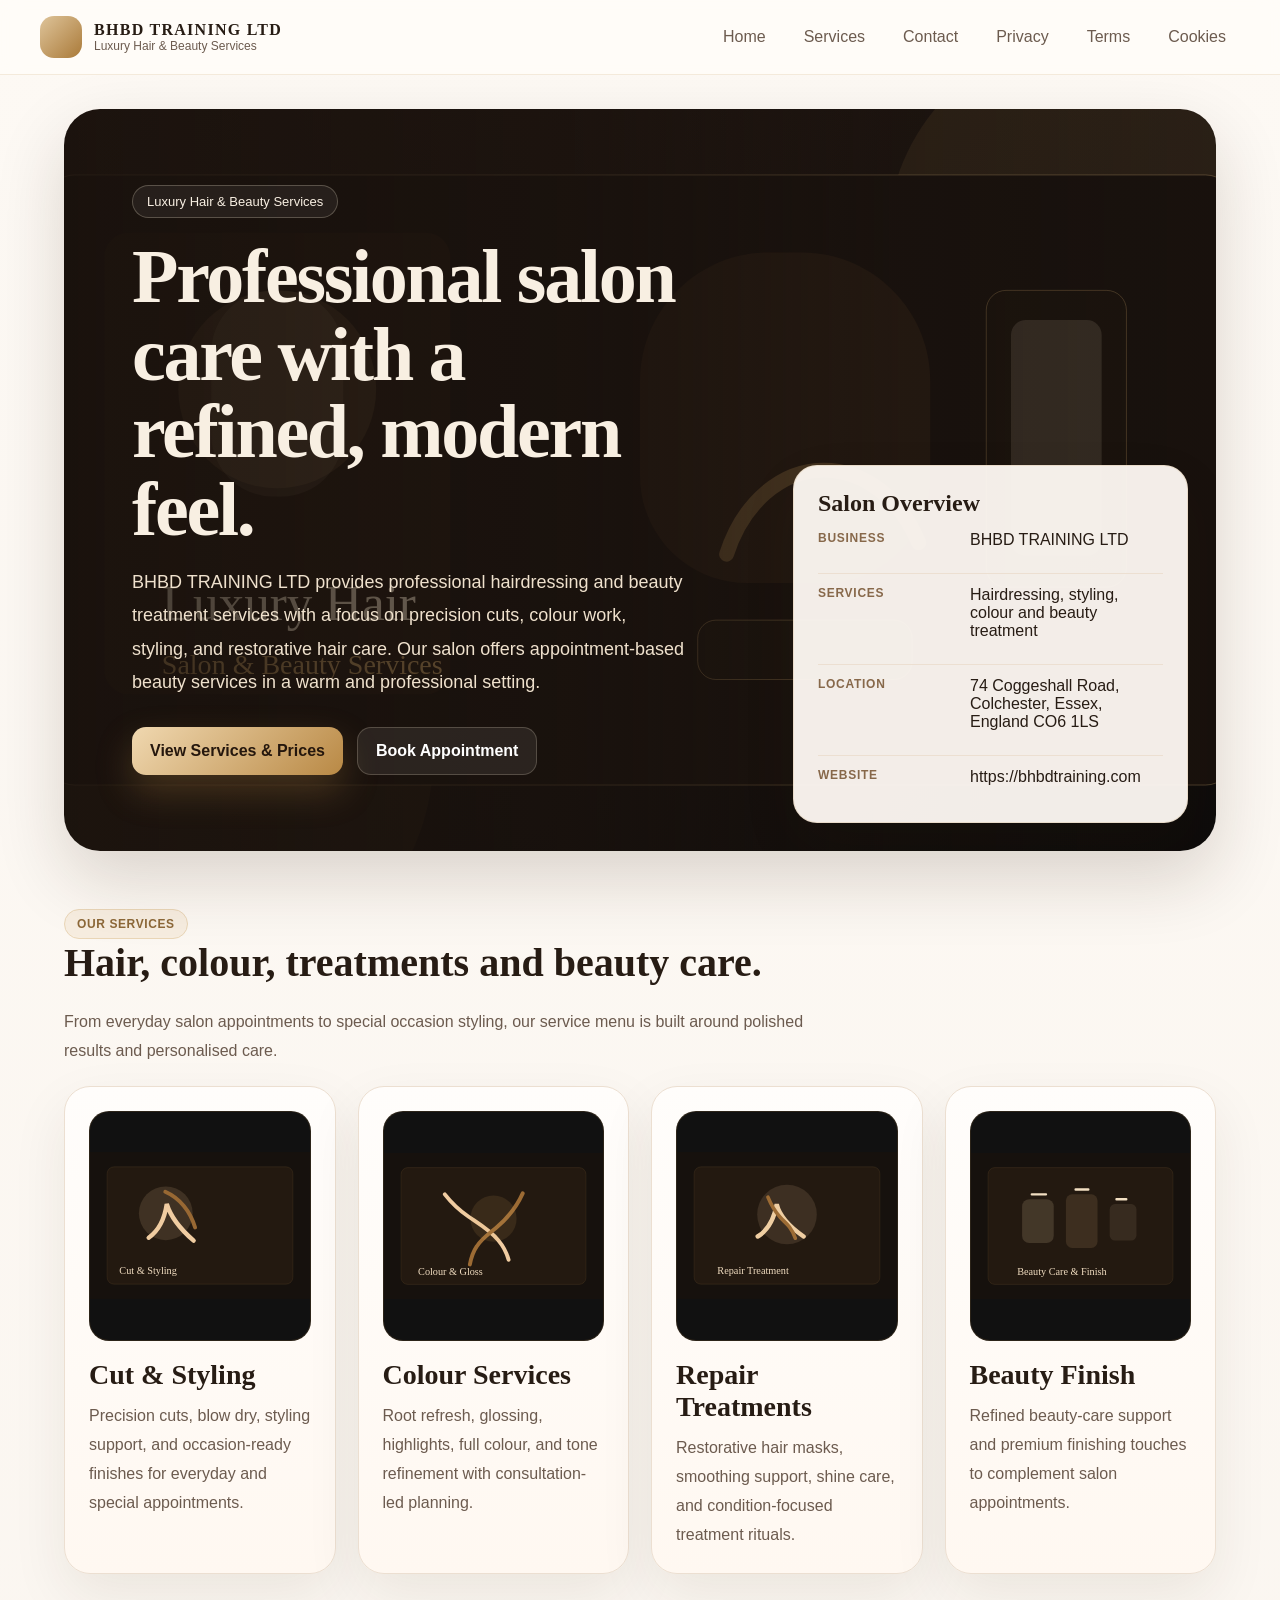
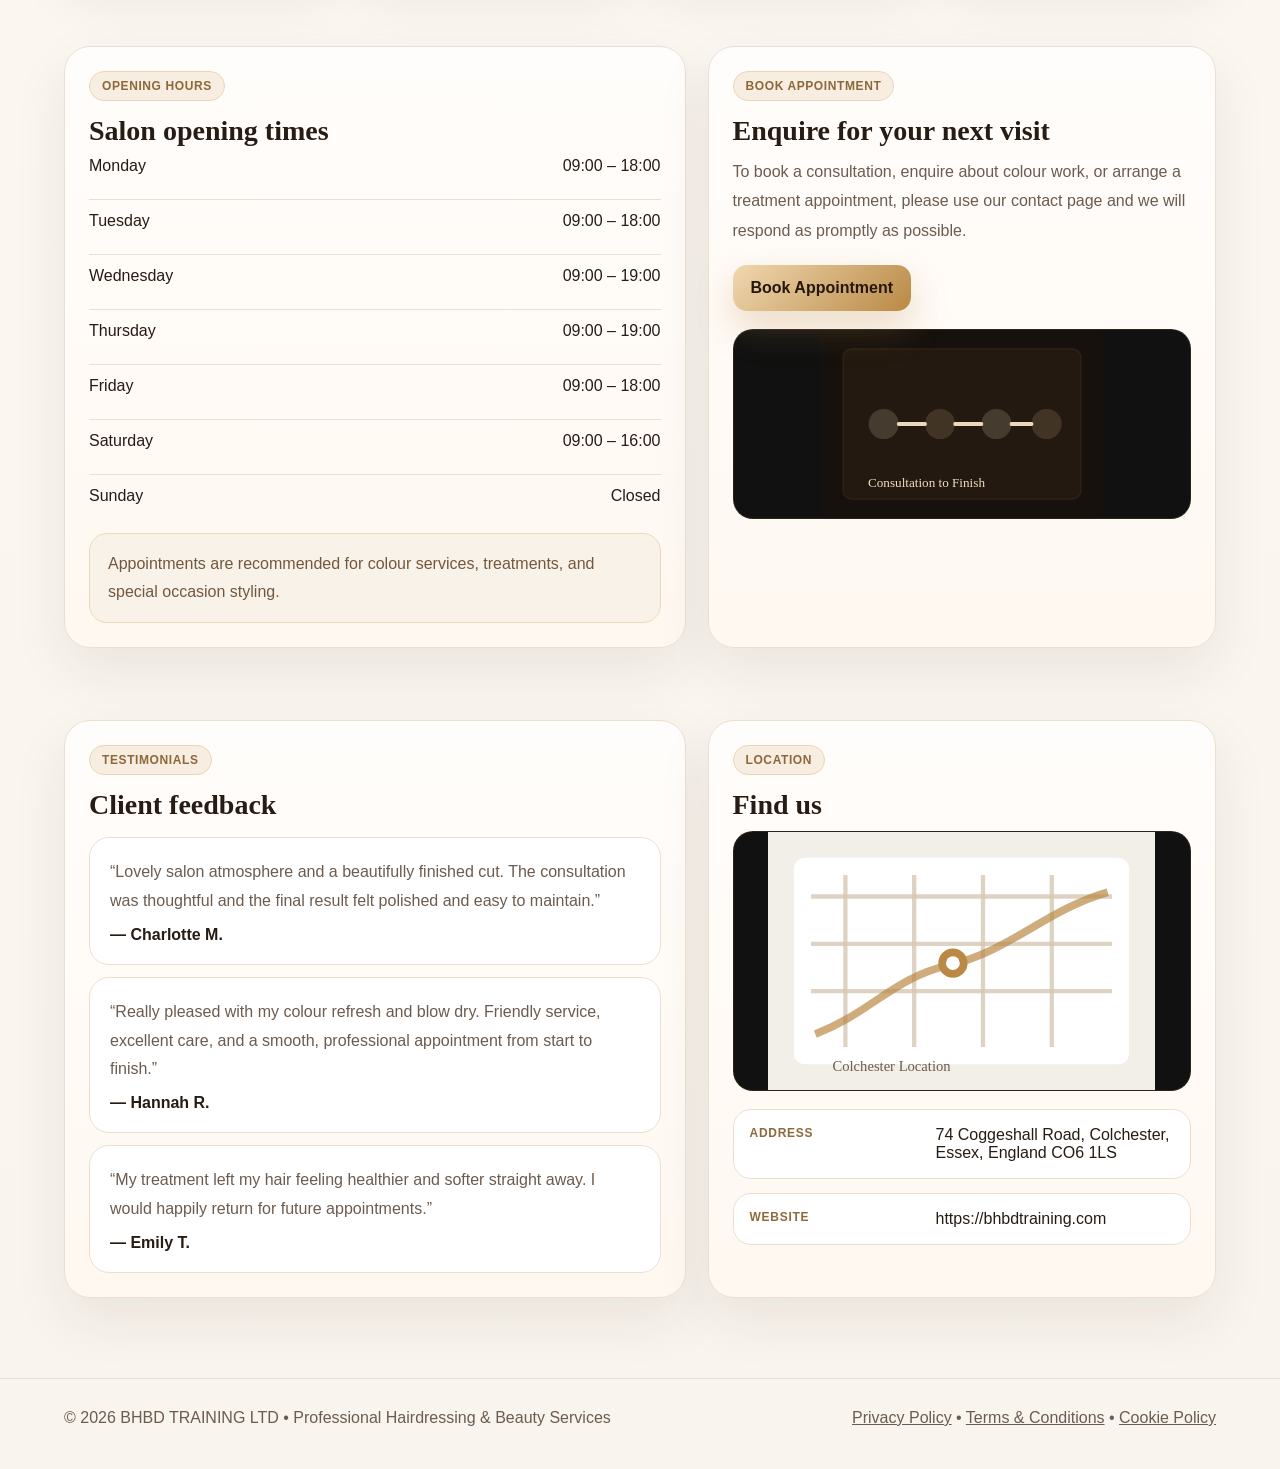
<file: index.html>
<!DOCTYPE html><html lang='en'><head><meta charset='utf-8'><meta name='viewport' content='width=device-width,initial-scale=1'><title>BHBD TRAINING LTD | Home</title><meta name='description' content='BHBD TRAINING LTD luxury salon and beauty website.'><style>
:root{--bg:#f9f4ee;--panel:#fffdfb;--panel2:#fff8f1;--text:#271c14;--muted:#6c5b4f;--gold:#b98945;--line:#ecdfd1;--shadow:0 22px 56px rgba(56,34,12,.08)}
*{box-sizing:border-box}html{scroll-behavior:smooth}body{margin:0;background:linear-gradient(180deg,#fdf9f4,var(--bg));color:var(--text);font-family:Segoe UI,Arial,sans-serif}
a{color:inherit}.wrap{max-width:1200px;margin:0 auto;padding:0 24px}
.nav{position:sticky;top:0;z-index:30;background:rgba(255,252,248,.92);backdrop-filter:blur(10px);border-bottom:1px solid rgba(185,137,69,.16)}
.nav-inner{display:flex;justify-content:space-between;align-items:center;padding:16px 0;gap:14px;flex-wrap:wrap}.brand{display:flex;align-items:center;gap:12px;text-decoration:none}.mark{width:42px;height:42px;border-radius:14px;background:linear-gradient(135deg,#dec49a,#aa7a39)}.brand strong{display:block;font-family:Georgia,serif;letter-spacing:.08em}.brand span{display:block;font-size:12px;color:var(--muted)}
.links{display:flex;gap:10px;flex-wrap:wrap}.links a{text-decoration:none;padding:10px 14px;border-radius:999px;color:var(--muted)}.links a:hover{background:#fff;border:1px solid var(--line);color:var(--text)}
.hero{padding:34px 0 22px}.hero-card{min-height:640px;border-radius:36px;overflow:hidden;position:relative;background:linear-gradient(90deg, rgba(26,18,13,.82) 0%, rgba(26,18,13,.60) 44%, rgba(26,18,13,.18) 72%, rgba(26,18,13,.04) 100%),url('assets/hero-salon.svg') center/cover no-repeat;box-shadow:0 28px 70px rgba(44,24,8,.16)}
.hero-inner{max-width:690px;padding:76px 68px;color:#f8efe2}.kicker{display:inline-flex;padding:8px 14px;border-radius:999px;border:1px solid rgba(255,240,215,.24);background:rgba(255,255,255,.06);font-size:13px}
h1,h2,h3{font-family:Georgia,'Times New Roman',serif}h1{margin:20px 0 16px;font-size:clamp(42px,6vw,76px);line-height:1.02;letter-spacing:-.03em}h2{font-size:40px;margin:0}.lead{font-size:18px;line-height:1.85;color:#efe1cd}.actions{display:flex;gap:14px;flex-wrap:wrap;margin-top:28px}
.btn{display:inline-flex;align-items:center;justify-content:center;padding:14px 18px;border-radius:14px;text-decoration:none;font-weight:700}.btn-primary{background:linear-gradient(135deg,#f0d8b0,#b98945);color:#25170d;box-shadow:0 16px 36px rgba(185,137,69,.28)}.btn-secondary{background:rgba(255,255,255,.08);color:#fff;border:1px solid rgba(255,240,215,.20)}
.float{position:absolute;right:28px;bottom:28px;width:min(395px,calc(100% - 56px));background:rgba(255,250,245,.95);border:1px solid rgba(185,137,69,.18);border-radius:24px;padding:24px;box-shadow:var(--shadow)}.float h3{margin:0 0 14px;font-size:24px}.list{display:grid;gap:12px}.item{display:grid;grid-template-columns:138px 1fr;gap:14px;padding:12px 0;border-top:1px solid var(--line)}.item:first-child{border-top:none;padding-top:0}.item strong{font-size:12px;color:#87684a;text-transform:uppercase;letter-spacing:.06em}
.section{padding:36px 0}.heading{display:flex;justify-content:space-between;gap:22px;align-items:end;flex-wrap:wrap;margin-bottom:20px}.heading p{margin:0;max-width:760px;color:var(--muted);line-height:1.8}
.grid4{display:grid;grid-template-columns:repeat(4,1fr);gap:22px}.grid3{display:grid;grid-template-columns:repeat(3,1fr);gap:22px}.grid2{display:grid;grid-template-columns:1.1fr .9fr;gap:22px}.card{background:linear-gradient(180deg,var(--panel),var(--panel2));border:1px solid var(--line);border-radius:26px;padding:24px;box-shadow:var(--shadow)}
.media{height:230px;border-radius:20px;background:#111 center/contain no-repeat;border:1px solid rgba(185,137,69,.16);margin-bottom:18px}.gallery{display:grid;grid-template-columns:repeat(4,1fr);gap:18px}.gallery .media{height:180px;margin-bottom:0}.badge{display:inline-flex;padding:7px 12px;border-radius:999px;font-size:12px;font-weight:700;letter-spacing:.05em;text-transform:uppercase;color:#8d6838;background:#f7ede0;border:1px solid #ead6b7}
.card h3{margin:0 0 10px;font-size:28px}.card p{margin:0;color:var(--muted);line-height:1.82}.price-list,.testimonials{display:grid;gap:12px;margin-top:16px}
.price{display:grid;grid-template-columns:1fr auto;gap:14px;padding:16px 0;border-top:1px solid var(--line)}.price:first-child{border-top:none;padding-top:0}.price strong{display:block;font-size:17px}.price span{font-weight:700;color:#8e6530}
.details{display:grid;gap:14px}.detail{display:grid;grid-template-columns:170px 1fr;gap:16px;padding:16px;border-radius:18px;background:#fff;border:1px solid var(--line)}.detail strong{color:#8c6a3b;text-transform:uppercase;font-size:12px;letter-spacing:.06em}
.note{margin-top:16px;padding:16px 18px;border-radius:18px;background:#f9f2e8;border:1px solid #ecd8ba;color:#72583e;line-height:1.75}
.steps{display:grid;grid-template-columns:repeat(4,1fr);gap:16px;margin-top:16px}.step{padding:18px;border-radius:20px;background:#fff;border:1px solid var(--line)}.step b{display:inline-block;width:34px;height:34px;line-height:34px;text-align:center;border-radius:999px;background:#f7ede0;color:#8c6a3b;margin-bottom:12px}
.hours{display:grid;gap:12px}.hours-row{display:grid;grid-template-columns:1fr auto;gap:14px;padding:12px 0;border-top:1px solid var(--line)}.hours-row:first-child{border-top:none;padding-top:0}
.quote{padding:20px;border-radius:20px;background:#fff;border:1px solid var(--line)}.quote p{margin:0 0 10px;color:var(--muted);line-height:1.8}.quote strong{display:block}
.form-grid{display:grid;grid-template-columns:1fr 1fr;gap:14px}input,textarea,select{width:100%;padding:14px;border-radius:14px;border:1px solid var(--line);background:#fff;font:inherit;color:var(--text)}textarea{min-height:130px;resize:vertical}.full{grid-column:1/-1}
.footer{margin-top:44px;border-top:1px solid var(--line);padding:30px 0 42px;color:var(--muted)}.footer-inner{display:flex;justify-content:space-between;gap:18px;flex-wrap:wrap}.small{font-size:14px}
@media(max-width:1000px){.grid4,.grid3,.grid2,.gallery,.steps,.form-grid{grid-template-columns:1fr}.hero-card{min-height:unset}.float{position:static;margin:24px}}
@media(max-width:720px){.hero-inner{padding:34px 24px}h1{font-size:42px}h2{font-size:32px}.item,.detail,.hours-row{grid-template-columns:1fr}}
</style></head><body><nav class='nav'><div class='wrap nav-inner'><a class='brand' href='index.html'><div class='mark'></div><div><strong>BHBD TRAINING LTD</strong><span>Luxury Hair & Beauty Services</span></div></a><div class='links'><a href='index.html'>Home</a><a href='services.html'>Services</a><a href='contact.html'>Contact</a><a href='privacy.html'>Privacy</a><a href='terms.html'>Terms</a><a href='cookie-policy.html'>Cookies</a></div></div></nav><section class='hero'><div class='wrap'><div class='hero-card'><div class='hero-inner'><div class='kicker'>Luxury Hair & Beauty Services</div><h1>Professional salon care with a refined, modern feel.</h1><p class='lead'>BHBD TRAINING LTD provides professional hairdressing and beauty treatment services with a focus on precision cuts, colour work, styling, and restorative hair care. Our salon offers appointment-based beauty services in a warm and professional setting.</p><div class='actions'><a class='btn btn-primary' href='services.html'>View Services & Prices</a><a class='btn btn-secondary' href='contact.html'>Book Appointment</a></div></div><div class='float'><h3>Salon Overview</h3><div class='list'><div class='item'><strong>Business</strong><div>BHBD TRAINING LTD</div></div><div class='item'><strong>Services</strong><div>Hairdressing, styling, colour and beauty treatment</div></div><div class='item'><strong>Location</strong><div>74 Coggeshall Road, Colchester, Essex, England CO6 1LS</div></div><div class='item'><strong>Website</strong><div>https://bhbdtraining.com</div></div></div></div></div></div></section>
<section class='section'><div class='wrap'><div class='heading'><div><span class='badge'>Our Services</span><h2>Hair, colour, treatments and beauty care.</h2></div><p>From everyday salon appointments to special occasion styling, our service menu is built around polished results and personalised care.</p></div><div class='grid4'><div class='card'><div class='media' style="background-image:url('assets/cut-style.svg')"></div><h3>Cut & Styling</h3><p>Precision cuts, blow dry, styling support, and occasion-ready finishes for everyday and special appointments.</p></div><div class='card'><div class='media' style="background-image:url('assets/colour.svg')"></div><h3>Colour Services</h3><p>Root refresh, glossing, highlights, full colour, and tone refinement with consultation-led planning.</p></div><div class='card'><div class='media' style="background-image:url('assets/treatment.svg')"></div><h3>Repair Treatments</h3><p>Restorative hair masks, smoothing support, shine care, and condition-focused treatment rituals.</p></div><div class='card'><div class='media' style="background-image:url('assets/beauty.svg')"></div><h3>Beauty Finish</h3><p>Refined beauty-care support and premium finishing touches to complement salon appointments.</p></div></div></div></section>
<section class='section'><div class='wrap grid2'><div class='card'><span class='badge'>Opening Hours</span><h3 style='margin-top:14px'>Salon opening times</h3><div class='hours'><div class='hours-row'><div>Monday</div><div>09:00 – 18:00</div></div><div class='hours-row'><div>Tuesday</div><div>09:00 – 18:00</div></div><div class='hours-row'><div>Wednesday</div><div>09:00 – 19:00</div></div><div class='hours-row'><div>Thursday</div><div>09:00 – 19:00</div></div><div class='hours-row'><div>Friday</div><div>09:00 – 18:00</div></div><div class='hours-row'><div>Saturday</div><div>09:00 – 16:00</div></div><div class='hours-row'><div>Sunday</div><div>Closed</div></div></div><div class='note'>Appointments are recommended for colour services, treatments, and special occasion styling.</div></div><div class='card'><span class='badge'>Book Appointment</span><h3 style='margin-top:14px'>Enquire for your next visit</h3><p>To book a consultation, enquire about colour work, or arrange a treatment appointment, please use our contact page and we will respond as promptly as possible.</p><div class='actions' style='margin-top:20px'><a class='btn btn-primary' href='contact.html'>Book Appointment</a></div><div class='media' style="background-image:url('assets/process.svg');height:190px;margin-top:18px"></div></div></div></section>
<section class='section'><div class='wrap grid2'><div class='card'><span class='badge'>Testimonials</span><h3 style='margin-top:14px'>Client feedback</h3><div class='testimonials'><div class='quote'><p>“Lovely salon atmosphere and a beautifully finished cut. The consultation was thoughtful and the final result felt polished and easy to maintain.”</p><strong>— Charlotte M.</strong></div><div class='quote'><p>“Really pleased with my colour refresh and blow dry. Friendly service, excellent care, and a smooth, professional appointment from start to finish.”</p><strong>— Hannah R.</strong></div><div class='quote'><p>“My treatment left my hair feeling healthier and softer straight away. I would happily return for future appointments.”</p><strong>— Emily T.</strong></div></div></div><div class='card'><span class='badge'>Location</span><h3 style='margin-top:14px'>Find us</h3><div class='media' style="background-image:url('assets/map.svg');height:260px"></div><div class='details' style='margin-top:18px'><div class='detail'><strong>Address</strong><div>74 Coggeshall Road, Colchester, Essex, England CO6 1LS</div></div><div class='detail'><strong>Website</strong><div>https://bhbdtraining.com</div></div></div></div></div></section><footer class='footer'><div class='wrap footer-inner'><div>© 2026 BHBD TRAINING LTD • Professional Hairdressing & Beauty Services</div><div><a href='privacy.html'>Privacy Policy</a> • <a href='terms.html'>Terms &amp; Conditions</a> • <a href='cookie-policy.html'>Cookie Policy</a></div></div></footer></body></html>
</file>
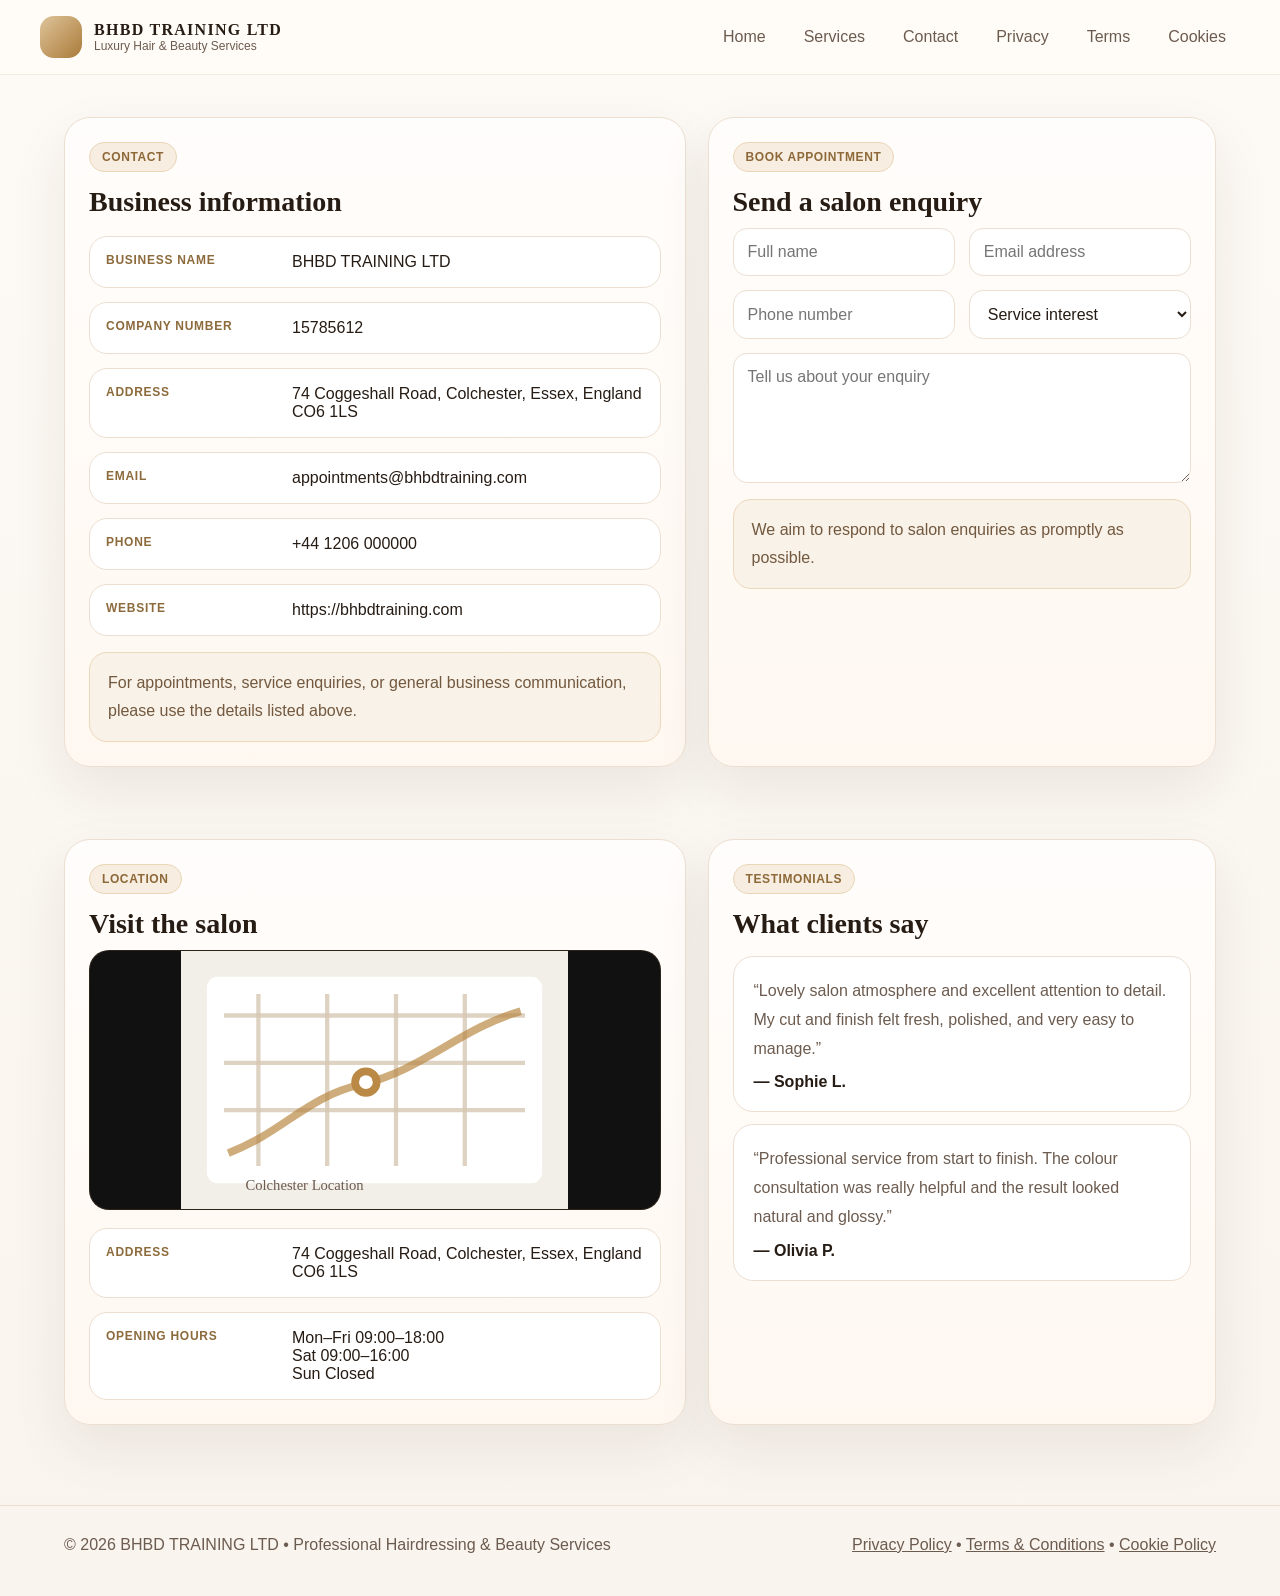
<file: contact.html>
<!DOCTYPE html><html lang='en'><head><meta charset='utf-8'><meta name='viewport' content='width=device-width,initial-scale=1'><title>BHBD TRAINING LTD | Contact</title><meta name='description' content='BHBD TRAINING LTD luxury salon and beauty website.'><style>
:root{--bg:#f9f4ee;--panel:#fffdfb;--panel2:#fff8f1;--text:#271c14;--muted:#6c5b4f;--gold:#b98945;--line:#ecdfd1;--shadow:0 22px 56px rgba(56,34,12,.08)}
*{box-sizing:border-box}html{scroll-behavior:smooth}body{margin:0;background:linear-gradient(180deg,#fdf9f4,var(--bg));color:var(--text);font-family:Segoe UI,Arial,sans-serif}
a{color:inherit}.wrap{max-width:1200px;margin:0 auto;padding:0 24px}
.nav{position:sticky;top:0;z-index:30;background:rgba(255,252,248,.92);backdrop-filter:blur(10px);border-bottom:1px solid rgba(185,137,69,.16)}
.nav-inner{display:flex;justify-content:space-between;align-items:center;padding:16px 0;gap:14px;flex-wrap:wrap}.brand{display:flex;align-items:center;gap:12px;text-decoration:none}.mark{width:42px;height:42px;border-radius:14px;background:linear-gradient(135deg,#dec49a,#aa7a39)}.brand strong{display:block;font-family:Georgia,serif;letter-spacing:.08em}.brand span{display:block;font-size:12px;color:var(--muted)}
.links{display:flex;gap:10px;flex-wrap:wrap}.links a{text-decoration:none;padding:10px 14px;border-radius:999px;color:var(--muted)}.links a:hover{background:#fff;border:1px solid var(--line);color:var(--text)}
.hero{padding:34px 0 22px}.hero-card{min-height:640px;border-radius:36px;overflow:hidden;position:relative;background:linear-gradient(90deg, rgba(26,18,13,.82) 0%, rgba(26,18,13,.60) 44%, rgba(26,18,13,.18) 72%, rgba(26,18,13,.04) 100%),url('assets/hero-salon.svg') center/cover no-repeat;box-shadow:0 28px 70px rgba(44,24,8,.16)}
.hero-inner{max-width:690px;padding:76px 68px;color:#f8efe2}.kicker{display:inline-flex;padding:8px 14px;border-radius:999px;border:1px solid rgba(255,240,215,.24);background:rgba(255,255,255,.06);font-size:13px}
h1,h2,h3{font-family:Georgia,'Times New Roman',serif}h1{margin:20px 0 16px;font-size:clamp(42px,6vw,76px);line-height:1.02;letter-spacing:-.03em}h2{font-size:40px;margin:0}.lead{font-size:18px;line-height:1.85;color:#efe1cd}.actions{display:flex;gap:14px;flex-wrap:wrap;margin-top:28px}
.btn{display:inline-flex;align-items:center;justify-content:center;padding:14px 18px;border-radius:14px;text-decoration:none;font-weight:700}.btn-primary{background:linear-gradient(135deg,#f0d8b0,#b98945);color:#25170d;box-shadow:0 16px 36px rgba(185,137,69,.28)}.btn-secondary{background:rgba(255,255,255,.08);color:#fff;border:1px solid rgba(255,240,215,.20)}
.float{position:absolute;right:28px;bottom:28px;width:min(395px,calc(100% - 56px));background:rgba(255,250,245,.95);border:1px solid rgba(185,137,69,.18);border-radius:24px;padding:24px;box-shadow:var(--shadow)}.float h3{margin:0 0 14px;font-size:24px}.list{display:grid;gap:12px}.item{display:grid;grid-template-columns:138px 1fr;gap:14px;padding:12px 0;border-top:1px solid var(--line)}.item:first-child{border-top:none;padding-top:0}.item strong{font-size:12px;color:#87684a;text-transform:uppercase;letter-spacing:.06em}
.section{padding:36px 0}.heading{display:flex;justify-content:space-between;gap:22px;align-items:end;flex-wrap:wrap;margin-bottom:20px}.heading p{margin:0;max-width:760px;color:var(--muted);line-height:1.8}
.grid4{display:grid;grid-template-columns:repeat(4,1fr);gap:22px}.grid3{display:grid;grid-template-columns:repeat(3,1fr);gap:22px}.grid2{display:grid;grid-template-columns:1.1fr .9fr;gap:22px}.card{background:linear-gradient(180deg,var(--panel),var(--panel2));border:1px solid var(--line);border-radius:26px;padding:24px;box-shadow:var(--shadow)}
.media{height:230px;border-radius:20px;background:#111 center/contain no-repeat;border:1px solid rgba(185,137,69,.16);margin-bottom:18px}.gallery{display:grid;grid-template-columns:repeat(4,1fr);gap:18px}.gallery .media{height:180px;margin-bottom:0}.badge{display:inline-flex;padding:7px 12px;border-radius:999px;font-size:12px;font-weight:700;letter-spacing:.05em;text-transform:uppercase;color:#8d6838;background:#f7ede0;border:1px solid #ead6b7}
.card h3{margin:0 0 10px;font-size:28px}.card p{margin:0;color:var(--muted);line-height:1.82}.price-list,.testimonials{display:grid;gap:12px;margin-top:16px}
.price{display:grid;grid-template-columns:1fr auto;gap:14px;padding:16px 0;border-top:1px solid var(--line)}.price:first-child{border-top:none;padding-top:0}.price strong{display:block;font-size:17px}.price span{font-weight:700;color:#8e6530}
.details{display:grid;gap:14px}.detail{display:grid;grid-template-columns:170px 1fr;gap:16px;padding:16px;border-radius:18px;background:#fff;border:1px solid var(--line)}.detail strong{color:#8c6a3b;text-transform:uppercase;font-size:12px;letter-spacing:.06em}
.note{margin-top:16px;padding:16px 18px;border-radius:18px;background:#f9f2e8;border:1px solid #ecd8ba;color:#72583e;line-height:1.75}
.steps{display:grid;grid-template-columns:repeat(4,1fr);gap:16px;margin-top:16px}.step{padding:18px;border-radius:20px;background:#fff;border:1px solid var(--line)}.step b{display:inline-block;width:34px;height:34px;line-height:34px;text-align:center;border-radius:999px;background:#f7ede0;color:#8c6a3b;margin-bottom:12px}
.hours{display:grid;gap:12px}.hours-row{display:grid;grid-template-columns:1fr auto;gap:14px;padding:12px 0;border-top:1px solid var(--line)}.hours-row:first-child{border-top:none;padding-top:0}
.quote{padding:20px;border-radius:20px;background:#fff;border:1px solid var(--line)}.quote p{margin:0 0 10px;color:var(--muted);line-height:1.8}.quote strong{display:block}
.form-grid{display:grid;grid-template-columns:1fr 1fr;gap:14px}input,textarea,select{width:100%;padding:14px;border-radius:14px;border:1px solid var(--line);background:#fff;font:inherit;color:var(--text)}textarea{min-height:130px;resize:vertical}.full{grid-column:1/-1}
.footer{margin-top:44px;border-top:1px solid var(--line);padding:30px 0 42px;color:var(--muted)}.footer-inner{display:flex;justify-content:space-between;gap:18px;flex-wrap:wrap}.small{font-size:14px}
@media(max-width:1000px){.grid4,.grid3,.grid2,.gallery,.steps,.form-grid{grid-template-columns:1fr}.hero-card{min-height:unset}.float{position:static;margin:24px}}
@media(max-width:720px){.hero-inner{padding:34px 24px}h1{font-size:42px}h2{font-size:32px}.item,.detail,.hours-row{grid-template-columns:1fr}}
</style></head><body><nav class='nav'><div class='wrap nav-inner'><a class='brand' href='index.html'><div class='mark'></div><div><strong>BHBD TRAINING LTD</strong><span>Luxury Hair & Beauty Services</span></div></a><div class='links'><a href='index.html'>Home</a><a href='services.html'>Services</a><a href='contact.html'>Contact</a><a href='privacy.html'>Privacy</a><a href='terms.html'>Terms</a><a href='cookie-policy.html'>Cookies</a></div></div></nav><section class='section' style='padding-top:42px'><div class='wrap grid2'><div class='card'><span class='badge'>Contact</span><h3 style='margin-top:14px'>Business information</h3><div class='details' style='margin-top:18px'><div class='detail'><strong>Business Name</strong><div>BHBD TRAINING LTD</div></div><div class='detail'><strong>Company Number</strong><div>15785612</div></div><div class='detail'><strong>Address</strong><div>74 Coggeshall Road, Colchester, Essex, England CO6 1LS</div></div><div class='detail'><strong>Email</strong><div>appointments@bhbdtraining.com</div></div><div class='detail'><strong>Phone</strong><div>+44 1206 000000</div></div><div class='detail'><strong>Website</strong><div>https://bhbdtraining.com</div></div></div><div class='note'>For appointments, service enquiries, or general business communication, please use the details listed above.</div></div><div class='card'><span class='badge'>Book Appointment</span><h3 style='margin-top:14px'>Send a salon enquiry</h3><form><div class='form-grid'><input type='text' placeholder='Full name'><input type='email' placeholder='Email address'><input type='tel' placeholder='Phone number'><select><option>Service interest</option><option>Haircut & Styling</option><option>Colour Service</option><option>Treatment</option><option>Beauty Finish</option></select><textarea class='full' placeholder='Tell us about your enquiry'></textarea></div></form><div class='note'>We aim to respond to salon enquiries as promptly as possible.</div></div></div></section><section class='section'><div class='wrap grid2'><div class='card'><span class='badge'>Location</span><h3 style='margin-top:14px'>Visit the salon</h3><div class='media' style="background-image:url('assets/map.svg');height:260px"></div><div class='details' style='margin-top:18px'><div class='detail'><strong>Address</strong><div>74 Coggeshall Road, Colchester, Essex, England CO6 1LS</div></div><div class='detail'><strong>Opening Hours</strong><div>Mon–Fri 09:00–18:00<br>Sat 09:00–16:00<br>Sun Closed</div></div></div></div><div class='card'><span class='badge'>Testimonials</span><h3 style='margin-top:14px'>What clients say</h3><div class='testimonials'><div class='quote'><p>“Lovely salon atmosphere and excellent attention to detail. My cut and finish felt fresh, polished, and very easy to manage.”</p><strong>— Sophie L.</strong></div><div class='quote'><p>“Professional service from start to finish. The colour consultation was really helpful and the result looked natural and glossy.”</p><strong>— Olivia P.</strong></div></div></div></div></section><footer class='footer'><div class='wrap footer-inner'><div>© 2026 BHBD TRAINING LTD • Professional Hairdressing & Beauty Services</div><div><a href='privacy.html'>Privacy Policy</a> • <a href='terms.html'>Terms &amp; Conditions</a> • <a href='cookie-policy.html'>Cookie Policy</a></div></div></footer></body></html>
</file>
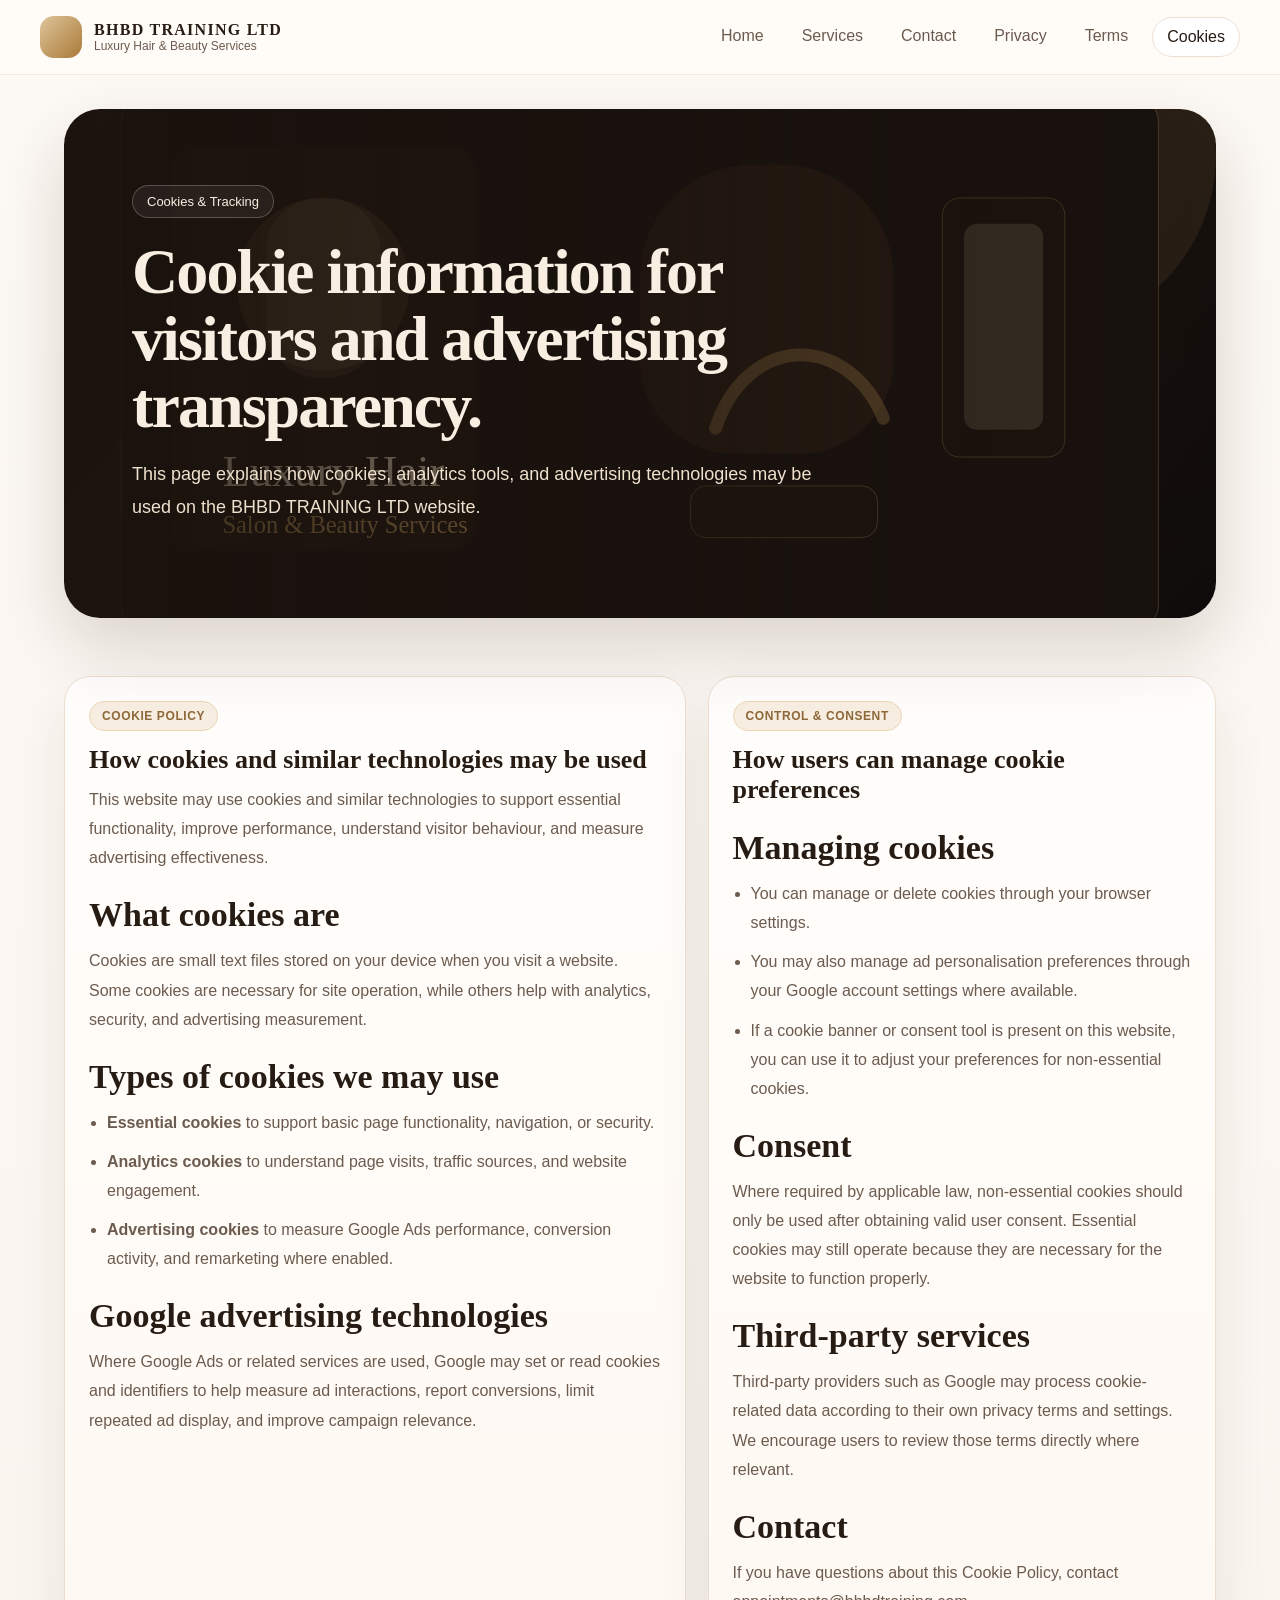
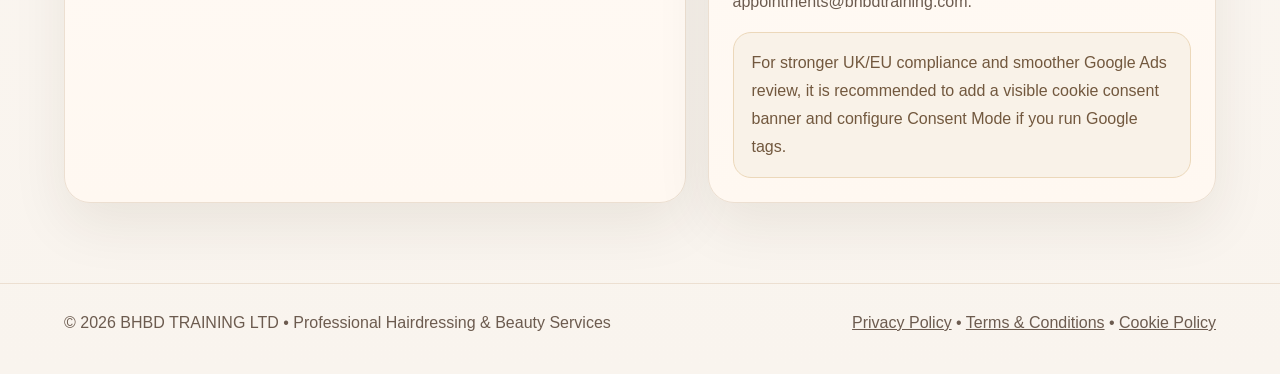
<file: cookie-policy.html>
<!DOCTYPE html><html lang='en'><head><meta charset='utf-8'><meta name='viewport' content='width=device-width,initial-scale=1'><title>BHBD TRAINING LTD | Cookie Policy</title><meta name='description' content='Cookie Policy for BHBD TRAINING LTD.'><style>:root{--bg:#f9f4ee;--panel:#fffdfb;--panel2:#fff8f1;--text:#271c14;--muted:#6c5b4f;--gold:#b98945;--line:#ecdfd1;--shadow:0 22px 56px rgba(56,34,12,.08)}
*{box-sizing:border-box}html{scroll-behavior:smooth}body{margin:0;background:linear-gradient(180deg,#fdf9f4,var(--bg));color:var(--text);font-family:Segoe UI,Arial,sans-serif}
a{color:inherit}.wrap{max-width:1200px;margin:0 auto;padding:0 24px}
.nav{position:sticky;top:0;z-index:30;background:rgba(255,252,248,.92);backdrop-filter:blur(10px);border-bottom:1px solid rgba(185,137,69,.16)}
.nav-inner{display:flex;justify-content:space-between;align-items:center;padding:16px 0;gap:14px;flex-wrap:wrap}.brand{display:flex;align-items:center;gap:12px;text-decoration:none}.mark{width:42px;height:42px;border-radius:14px;background:linear-gradient(135deg,#dec49a,#aa7a39)}.brand strong{display:block;font-family:Georgia,serif;letter-spacing:.08em}.brand span{display:block;font-size:12px;color:var(--muted)}
.links{display:flex;gap:10px;flex-wrap:wrap}.links a{text-decoration:none;padding:10px 14px;border-radius:999px;color:var(--muted)}.links a:hover,.links a.active{background:#fff;border:1px solid var(--line);color:var(--text)}
.section{padding:36px 0}.hero{padding:34px 0 22px}.hero-card{border-radius:36px;overflow:hidden;position:relative;background:linear-gradient(90deg, rgba(26,18,13,.82) 0%, rgba(26,18,13,.60) 44%, rgba(26,18,13,.18) 72%, rgba(26,18,13,.04) 100%),url('assets/hero-salon.svg') center/cover no-repeat;box-shadow:0 28px 70px rgba(44,24,8,.16)}
.hero-inner{max-width:820px;padding:76px 68px;color:#f8efe2}.kicker{display:inline-flex;padding:8px 14px;border-radius:999px;border:1px solid rgba(255,240,215,.24);background:rgba(255,255,255,.06);font-size:13px}
h1,h2,h3{font-family:Georgia,'Times New Roman',serif}h1{margin:20px 0 16px;font-size:clamp(38px,5vw,64px);line-height:1.05;letter-spacing:-.03em}h2{font-size:34px;margin:0 0 12px}h3{font-size:26px;margin:0 0 10px}.lead{font-size:18px;line-height:1.85;color:#efe1cd}
.grid2{display:grid;grid-template-columns:1.1fr .9fr;gap:22px}.card{background:linear-gradient(180deg,var(--panel),var(--panel2));border:1px solid var(--line);border-radius:26px;padding:24px;box-shadow:var(--shadow)}
.badge{display:inline-flex;padding:7px 12px;border-radius:999px;font-size:12px;font-weight:700;letter-spacing:.05em;text-transform:uppercase;color:#8d6838;background:#f7ede0;border:1px solid #ead6b7}
.card p,.card li{margin:0;color:var(--muted);line-height:1.82}.card ul{margin:12px 0 0 18px;padding:0;display:grid;gap:10px}.card h2{margin-top:24px}.note{margin-top:16px;padding:16px 18px;border-radius:18px;background:#f9f2e8;border:1px solid #ecd8ba;color:#72583e;line-height:1.75}.details{display:grid;gap:14px}.detail{display:grid;grid-template-columns:170px 1fr;gap:16px;padding:16px;border-radius:18px;background:#fff;border:1px solid var(--line)}.detail strong{color:#8c6a3b;text-transform:uppercase;font-size:12px;letter-spacing:.06em}
.footer{margin-top:44px;border-top:1px solid var(--line);padding:30px 0 42px;color:var(--muted)}.footer-inner{display:flex;justify-content:space-between;gap:18px;flex-wrap:wrap}.small{font-size:14px}
@media(max-width:1000px){.grid2{grid-template-columns:1fr}}
@media(max-width:720px){.hero-inner{padding:34px 24px}h1{font-size:40px}h2{font-size:30px}.detail{grid-template-columns:1fr}}
</style></head><body><nav class='nav'><div class='wrap nav-inner'><a class='brand' href='index.html'><div class='mark'></div><div><strong>BHBD TRAINING LTD</strong><span>Luxury Hair & Beauty Services</span></div></a><div class='links'><a href='index.html'>Home</a><a href='services.html'>Services</a><a href='contact.html'>Contact</a><a href='privacy.html'>Privacy</a><a href='terms.html'>Terms</a><a href='cookie-policy.html' class='active'>Cookies</a></div></div></nav><section class='hero'><div class='wrap'><div class='hero-card'><div class='hero-inner'><div class='kicker'>Cookies & Tracking</div><h1>Cookie information for visitors and advertising transparency.</h1><p class='lead'>This page explains how cookies, analytics tools, and advertising technologies may be used on the BHBD TRAINING LTD website.</p></div></div></div></section><section class='section'><div class='wrap grid2'><div class='card'><span class='badge'>Cookie Policy</span><h3 style='margin-top:14px'>How cookies and similar technologies may be used</h3><p>This website may use cookies and similar technologies to support essential functionality, improve performance, understand visitor behaviour, and measure advertising effectiveness.</p><h2>What cookies are</h2><p>Cookies are small text files stored on your device when you visit a website. Some cookies are necessary for site operation, while others help with analytics, security, and advertising measurement.</p><h2>Types of cookies we may use</h2><ul><li><strong>Essential cookies</strong> to support basic page functionality, navigation, or security.</li><li><strong>Analytics cookies</strong> to understand page visits, traffic sources, and website engagement.</li><li><strong>Advertising cookies</strong> to measure Google Ads performance, conversion activity, and remarketing where enabled.</li></ul><h2>Google advertising technologies</h2><p>Where Google Ads or related services are used, Google may set or read cookies and identifiers to help measure ad interactions, report conversions, limit repeated ad display, and improve campaign relevance.</p></div><div class='card'><span class='badge'>Control & Consent</span><h3 style='margin-top:14px'>How users can manage cookie preferences</h3><h2>Managing cookies</h2><ul><li>You can manage or delete cookies through your browser settings.</li><li>You may also manage ad personalisation preferences through your Google account settings where available.</li><li>If a cookie banner or consent tool is present on this website, you can use it to adjust your preferences for non-essential cookies.</li></ul><h2>Consent</h2><p>Where required by applicable law, non-essential cookies should only be used after obtaining valid user consent. Essential cookies may still operate because they are necessary for the website to function properly.</p><h2>Third-party services</h2><p>Third-party providers such as Google may process cookie-related data according to their own privacy terms and settings. We encourage users to review those terms directly where relevant.</p><h2>Contact</h2><p>If you have questions about this Cookie Policy, contact appointments@bhbdtraining.com.</p><div class='note'>For stronger UK/EU compliance and smoother Google Ads review, it is recommended to add a visible cookie consent banner and configure Consent Mode if you run Google tags.</div></div></div></section><footer class='footer'><div class='wrap footer-inner'><div>© 2026 BHBD TRAINING LTD • Professional Hairdressing & Beauty Services</div><div><a href='privacy.html'>Privacy Policy</a> • <a href='terms.html'>Terms &amp; Conditions</a> • <a href='cookie-policy.html'>Cookie Policy</a></div></div></footer></body></html>
</file>
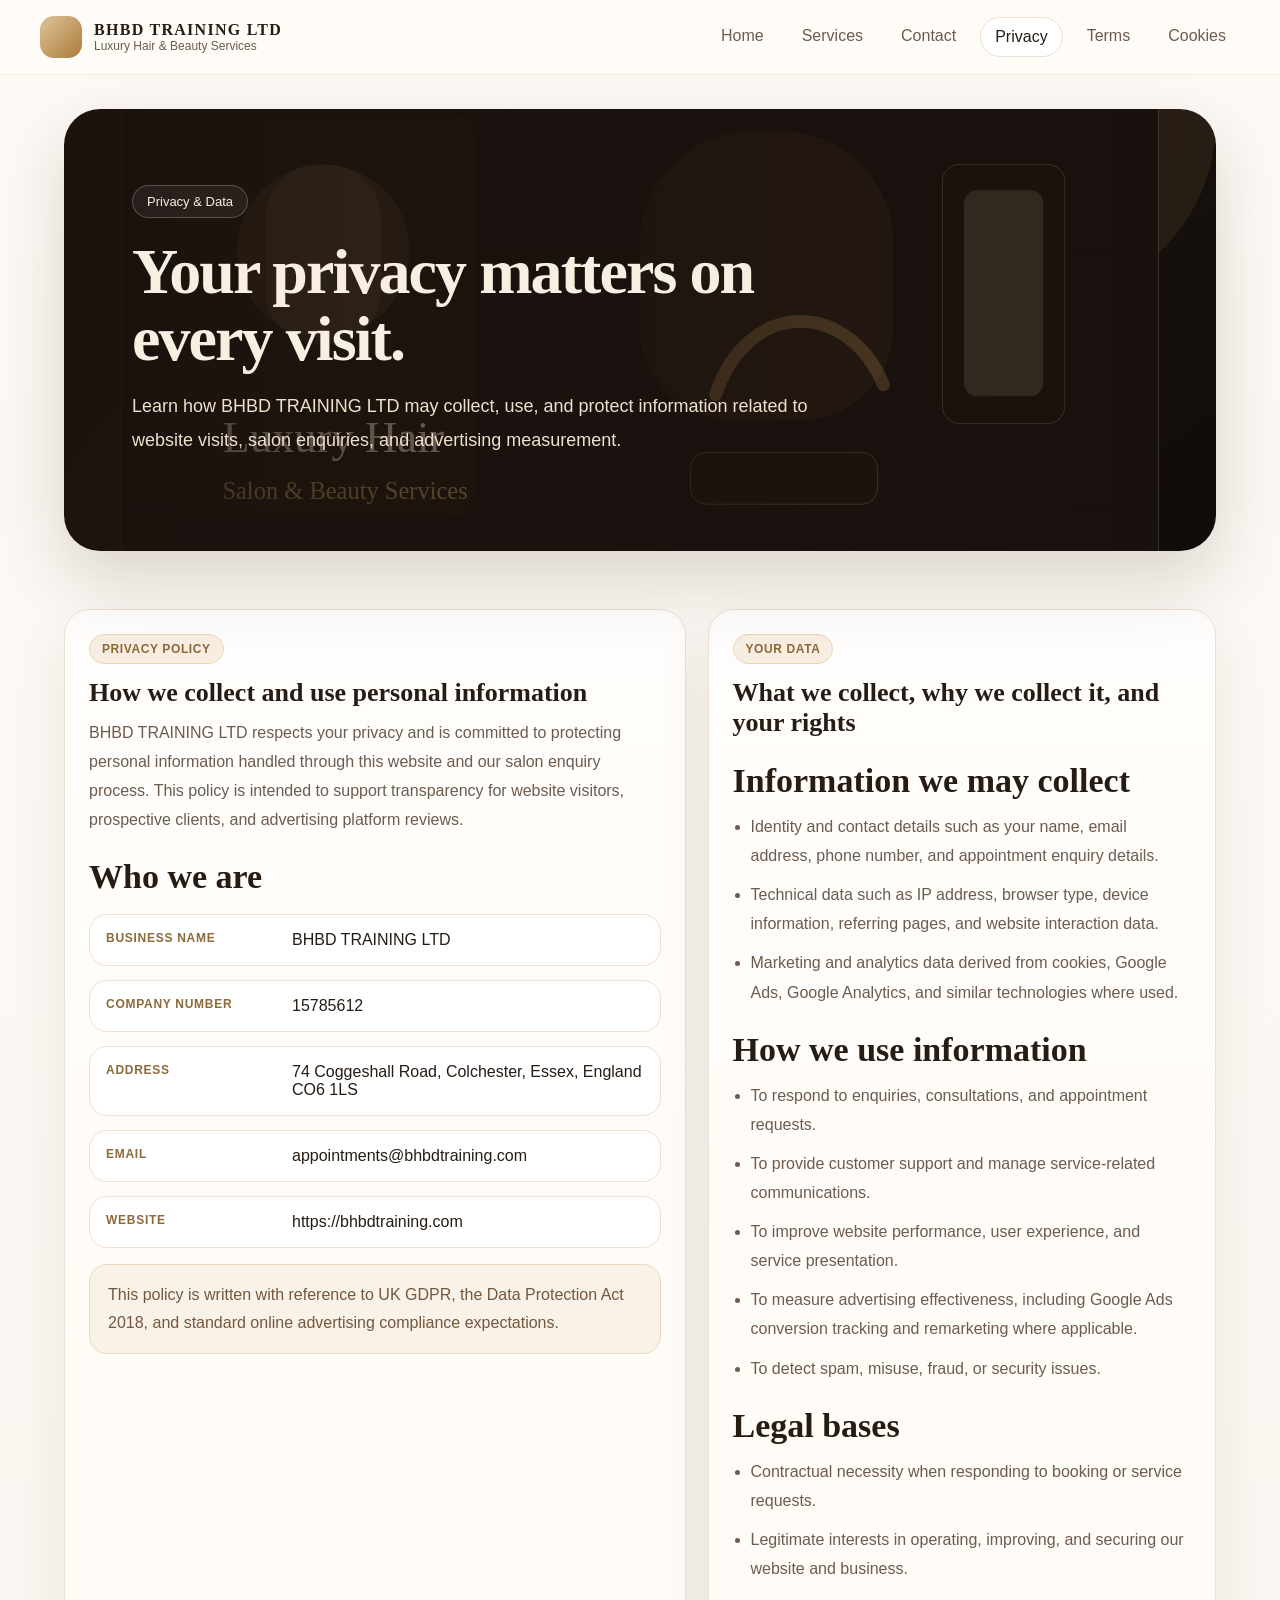
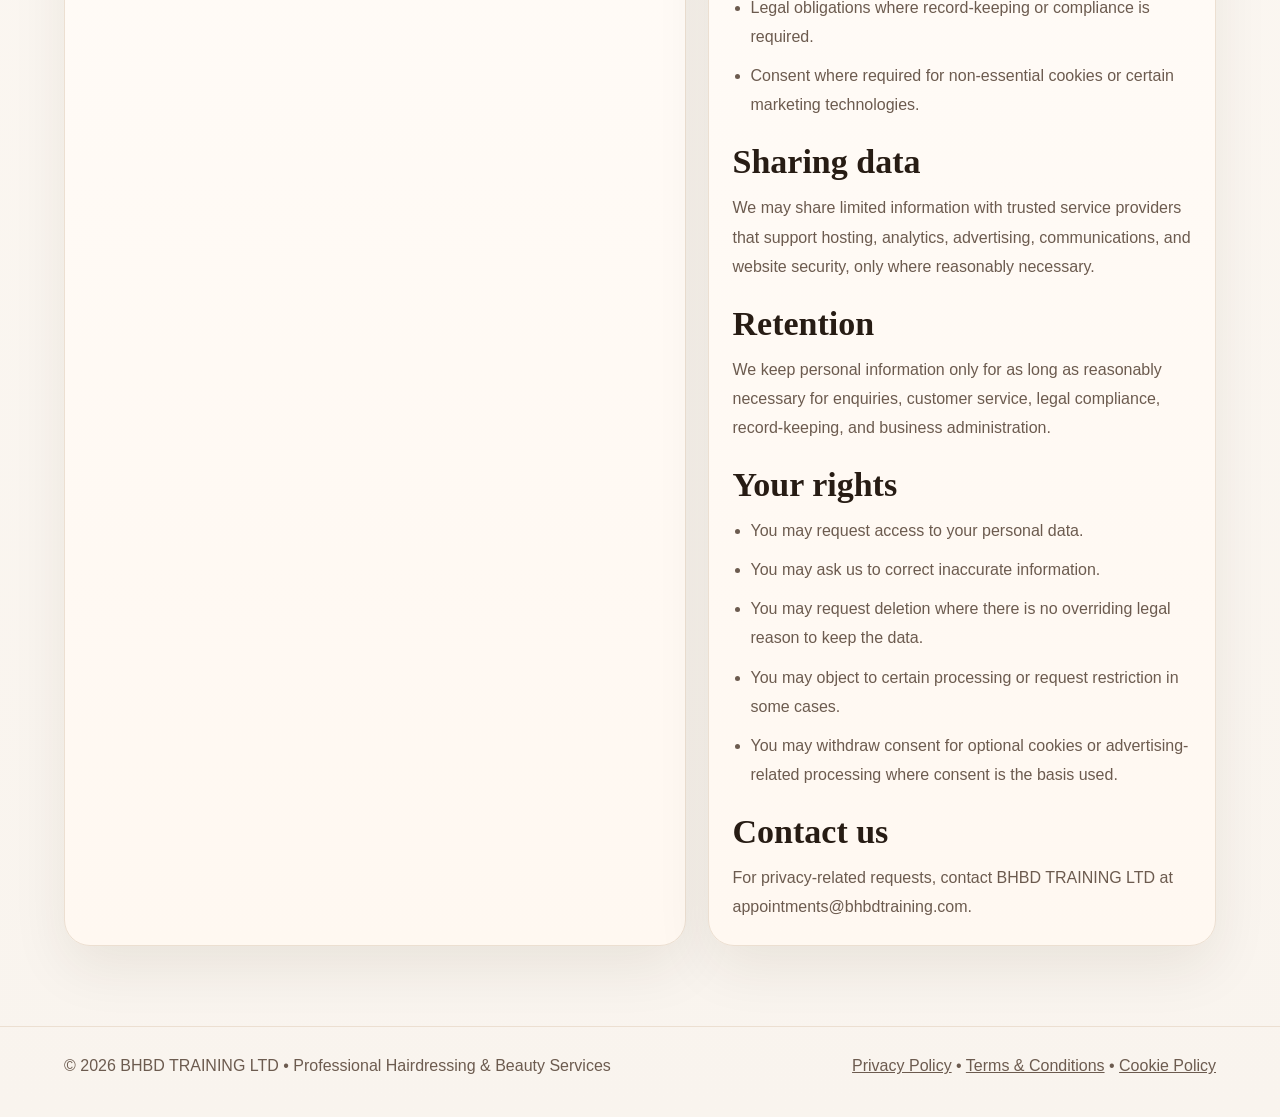
<file: privacy.html>
<!DOCTYPE html><html lang='en'><head><meta charset='utf-8'><meta name='viewport' content='width=device-width,initial-scale=1'><title>BHBD TRAINING LTD | Privacy Policy</title><meta name='description' content='Privacy Policy for BHBD TRAINING LTD.'><style>:root{--bg:#f9f4ee;--panel:#fffdfb;--panel2:#fff8f1;--text:#271c14;--muted:#6c5b4f;--gold:#b98945;--line:#ecdfd1;--shadow:0 22px 56px rgba(56,34,12,.08)}
*{box-sizing:border-box}html{scroll-behavior:smooth}body{margin:0;background:linear-gradient(180deg,#fdf9f4,var(--bg));color:var(--text);font-family:Segoe UI,Arial,sans-serif}
a{color:inherit}.wrap{max-width:1200px;margin:0 auto;padding:0 24px}
.nav{position:sticky;top:0;z-index:30;background:rgba(255,252,248,.92);backdrop-filter:blur(10px);border-bottom:1px solid rgba(185,137,69,.16)}
.nav-inner{display:flex;justify-content:space-between;align-items:center;padding:16px 0;gap:14px;flex-wrap:wrap}.brand{display:flex;align-items:center;gap:12px;text-decoration:none}.mark{width:42px;height:42px;border-radius:14px;background:linear-gradient(135deg,#dec49a,#aa7a39)}.brand strong{display:block;font-family:Georgia,serif;letter-spacing:.08em}.brand span{display:block;font-size:12px;color:var(--muted)}
.links{display:flex;gap:10px;flex-wrap:wrap}.links a{text-decoration:none;padding:10px 14px;border-radius:999px;color:var(--muted)}.links a:hover,.links a.active{background:#fff;border:1px solid var(--line);color:var(--text)}
.section{padding:36px 0}.hero{padding:34px 0 22px}.hero-card{border-radius:36px;overflow:hidden;position:relative;background:linear-gradient(90deg, rgba(26,18,13,.82) 0%, rgba(26,18,13,.60) 44%, rgba(26,18,13,.18) 72%, rgba(26,18,13,.04) 100%),url('assets/hero-salon.svg') center/cover no-repeat;box-shadow:0 28px 70px rgba(44,24,8,.16)}
.hero-inner{max-width:820px;padding:76px 68px;color:#f8efe2}.kicker{display:inline-flex;padding:8px 14px;border-radius:999px;border:1px solid rgba(255,240,215,.24);background:rgba(255,255,255,.06);font-size:13px}
h1,h2,h3{font-family:Georgia,'Times New Roman',serif}h1{margin:20px 0 16px;font-size:clamp(38px,5vw,64px);line-height:1.05;letter-spacing:-.03em}h2{font-size:34px;margin:0 0 12px}h3{font-size:26px;margin:0 0 10px}.lead{font-size:18px;line-height:1.85;color:#efe1cd}
.grid2{display:grid;grid-template-columns:1.1fr .9fr;gap:22px}.card{background:linear-gradient(180deg,var(--panel),var(--panel2));border:1px solid var(--line);border-radius:26px;padding:24px;box-shadow:var(--shadow)}
.badge{display:inline-flex;padding:7px 12px;border-radius:999px;font-size:12px;font-weight:700;letter-spacing:.05em;text-transform:uppercase;color:#8d6838;background:#f7ede0;border:1px solid #ead6b7}
.card p,.card li{margin:0;color:var(--muted);line-height:1.82}.card ul{margin:12px 0 0 18px;padding:0;display:grid;gap:10px}.card h2{margin-top:24px}.note{margin-top:16px;padding:16px 18px;border-radius:18px;background:#f9f2e8;border:1px solid #ecd8ba;color:#72583e;line-height:1.75}.details{display:grid;gap:14px}.detail{display:grid;grid-template-columns:170px 1fr;gap:16px;padding:16px;border-radius:18px;background:#fff;border:1px solid var(--line)}.detail strong{color:#8c6a3b;text-transform:uppercase;font-size:12px;letter-spacing:.06em}
.footer{margin-top:44px;border-top:1px solid var(--line);padding:30px 0 42px;color:var(--muted)}.footer-inner{display:flex;justify-content:space-between;gap:18px;flex-wrap:wrap}.small{font-size:14px}
@media(max-width:1000px){.grid2{grid-template-columns:1fr}}
@media(max-width:720px){.hero-inner{padding:34px 24px}h1{font-size:40px}h2{font-size:30px}.detail{grid-template-columns:1fr}}
</style></head><body><nav class='nav'><div class='wrap nav-inner'><a class='brand' href='index.html'><div class='mark'></div><div><strong>BHBD TRAINING LTD</strong><span>Luxury Hair & Beauty Services</span></div></a><div class='links'><a href='index.html'>Home</a><a href='services.html'>Services</a><a href='contact.html'>Contact</a><a href='privacy.html' class='active'>Privacy</a><a href='terms.html'>Terms</a><a href='cookie-policy.html'>Cookies</a></div></div></nav><section class='hero'><div class='wrap'><div class='hero-card'><div class='hero-inner'><div class='kicker'>Privacy & Data</div><h1>Your privacy matters on every visit.</h1><p class='lead'>Learn how BHBD TRAINING LTD may collect, use, and protect information related to website visits, salon enquiries, and advertising measurement.</p></div></div></div></section><section class='section'><div class='wrap grid2'><div class='card'><span class='badge'>Privacy Policy</span><h3 style='margin-top:14px'>How we collect and use personal information</h3><p>BHBD TRAINING LTD respects your privacy and is committed to protecting personal information handled through this website and our salon enquiry process. This policy is intended to support transparency for website visitors, prospective clients, and advertising platform reviews.</p><h2>Who we are</h2><div class='details' style='margin-top:18px'><div class='detail'><strong>Business Name</strong><div>BHBD TRAINING LTD</div></div><div class='detail'><strong>Company Number</strong><div>15785612</div></div><div class='detail'><strong>Address</strong><div>74 Coggeshall Road, Colchester, Essex, England CO6 1LS</div></div><div class='detail'><strong>Email</strong><div>appointments@bhbdtraining.com</div></div><div class='detail'><strong>Website</strong><div>https://bhbdtraining.com</div></div></div><div class='note'>This policy is written with reference to UK GDPR, the Data Protection Act 2018, and standard online advertising compliance expectations.</div></div><div class='card'><span class='badge'>Your Data</span><h3 style='margin-top:14px'>What we collect, why we collect it, and your rights</h3><h2>Information we may collect</h2><ul><li>Identity and contact details such as your name, email address, phone number, and appointment enquiry details.</li><li>Technical data such as IP address, browser type, device information, referring pages, and website interaction data.</li><li>Marketing and analytics data derived from cookies, Google Ads, Google Analytics, and similar technologies where used.</li></ul><h2>How we use information</h2><ul><li>To respond to enquiries, consultations, and appointment requests.</li><li>To provide customer support and manage service-related communications.</li><li>To improve website performance, user experience, and service presentation.</li><li>To measure advertising effectiveness, including Google Ads conversion tracking and remarketing where applicable.</li><li>To detect spam, misuse, fraud, or security issues.</li></ul><h2>Legal bases</h2><ul><li>Contractual necessity when responding to booking or service requests.</li><li>Legitimate interests in operating, improving, and securing our website and business.</li><li>Legal obligations where record-keeping or compliance is required.</li><li>Consent where required for non-essential cookies or certain marketing technologies.</li></ul><h2>Sharing data</h2><p>We may share limited information with trusted service providers that support hosting, analytics, advertising, communications, and website security, only where reasonably necessary.</p><h2>Retention</h2><p>We keep personal information only for as long as reasonably necessary for enquiries, customer service, legal compliance, record-keeping, and business administration.</p><h2>Your rights</h2><ul><li>You may request access to your personal data.</li><li>You may ask us to correct inaccurate information.</li><li>You may request deletion where there is no overriding legal reason to keep the data.</li><li>You may object to certain processing or request restriction in some cases.</li><li>You may withdraw consent for optional cookies or advertising-related processing where consent is the basis used.</li></ul><h2>Contact us</h2><p>For privacy-related requests, contact BHBD TRAINING LTD at appointments@bhbdtraining.com.</p></div></div></section><footer class='footer'><div class='wrap footer-inner'><div>© 2026 BHBD TRAINING LTD • Professional Hairdressing & Beauty Services</div><div><a href='privacy.html'>Privacy Policy</a> • <a href='terms.html'>Terms &amp; Conditions</a> • <a href='cookie-policy.html'>Cookie Policy</a></div></div></footer></body></html>
</file>
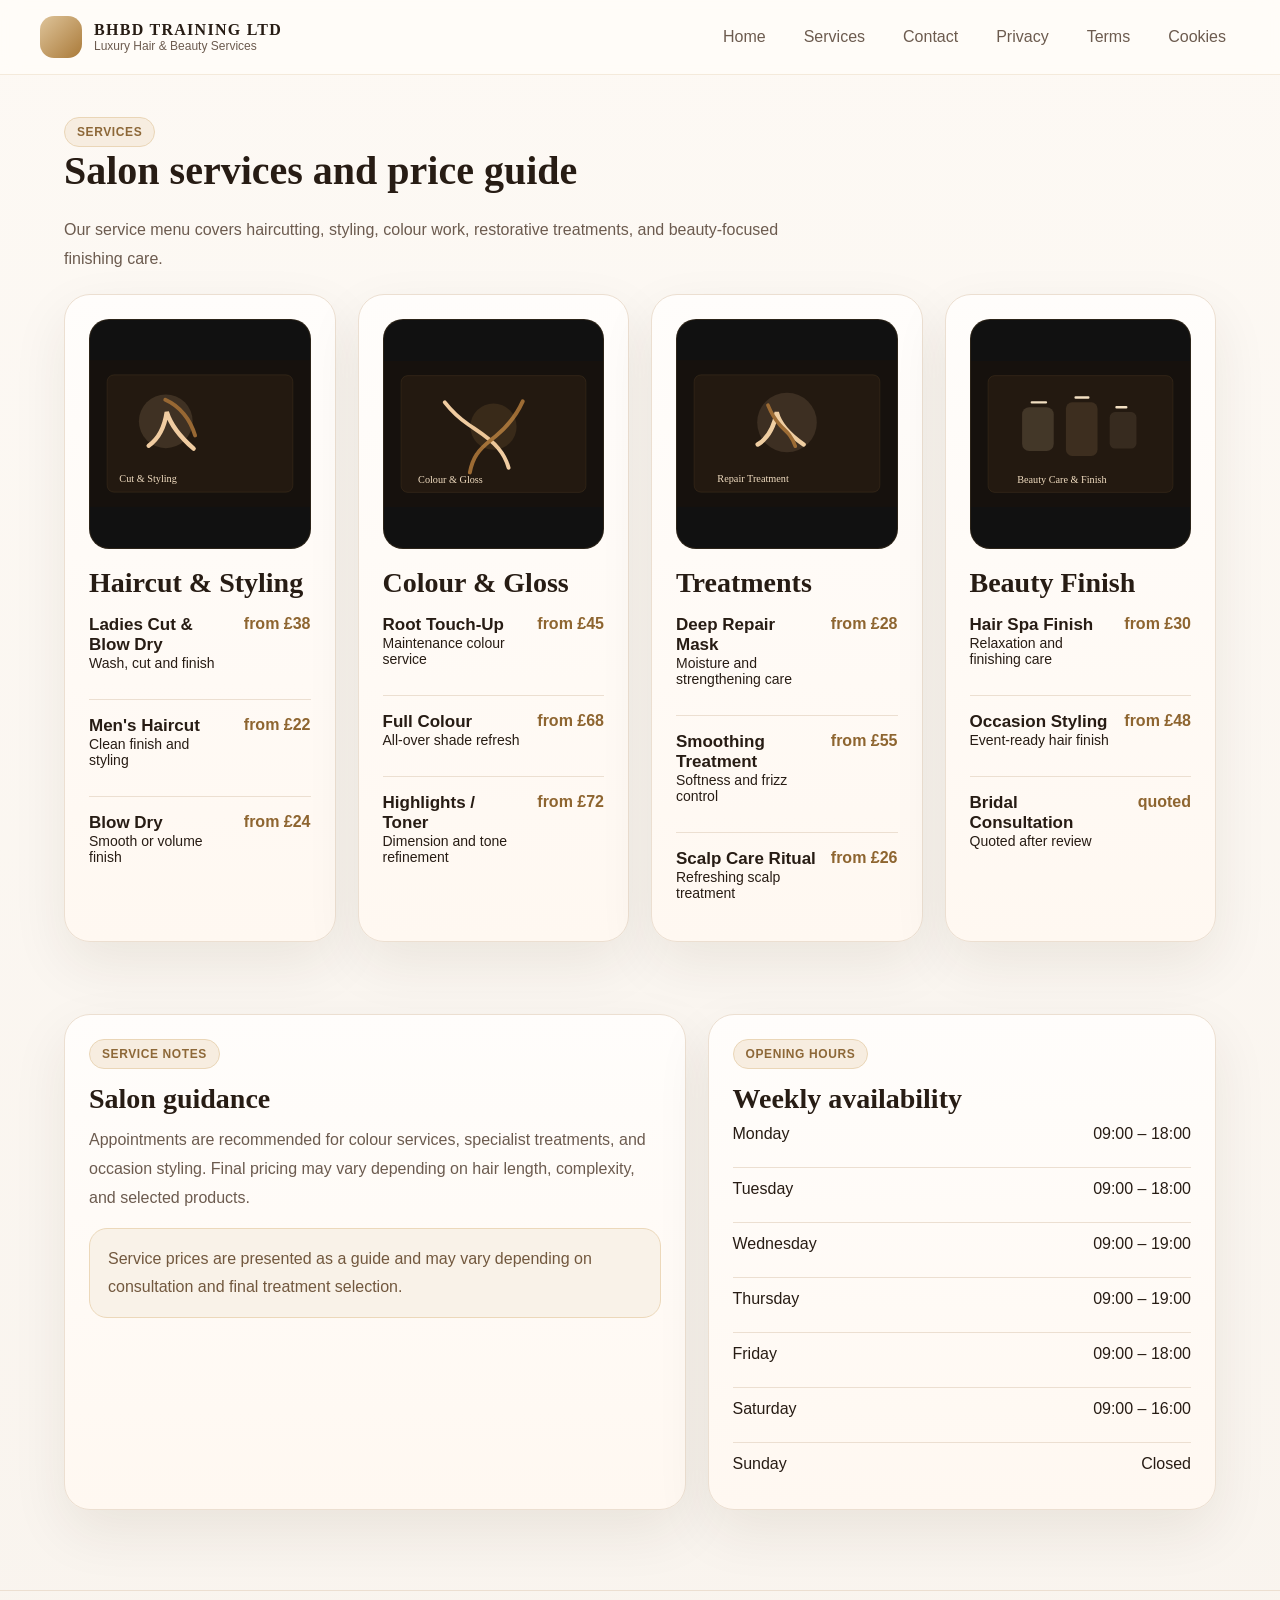
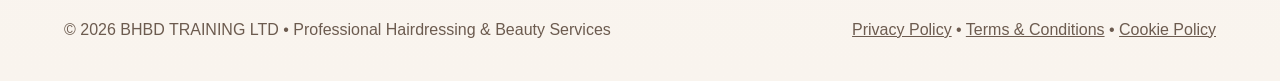
<file: services.html>
<!DOCTYPE html><html lang='en'><head><meta charset='utf-8'><meta name='viewport' content='width=device-width,initial-scale=1'><title>BHBD TRAINING LTD | Services</title><meta name='description' content='BHBD TRAINING LTD luxury salon and beauty website.'><style>
:root{--bg:#f9f4ee;--panel:#fffdfb;--panel2:#fff8f1;--text:#271c14;--muted:#6c5b4f;--gold:#b98945;--line:#ecdfd1;--shadow:0 22px 56px rgba(56,34,12,.08)}
*{box-sizing:border-box}html{scroll-behavior:smooth}body{margin:0;background:linear-gradient(180deg,#fdf9f4,var(--bg));color:var(--text);font-family:Segoe UI,Arial,sans-serif}
a{color:inherit}.wrap{max-width:1200px;margin:0 auto;padding:0 24px}
.nav{position:sticky;top:0;z-index:30;background:rgba(255,252,248,.92);backdrop-filter:blur(10px);border-bottom:1px solid rgba(185,137,69,.16)}
.nav-inner{display:flex;justify-content:space-between;align-items:center;padding:16px 0;gap:14px;flex-wrap:wrap}.brand{display:flex;align-items:center;gap:12px;text-decoration:none}.mark{width:42px;height:42px;border-radius:14px;background:linear-gradient(135deg,#dec49a,#aa7a39)}.brand strong{display:block;font-family:Georgia,serif;letter-spacing:.08em}.brand span{display:block;font-size:12px;color:var(--muted)}
.links{display:flex;gap:10px;flex-wrap:wrap}.links a{text-decoration:none;padding:10px 14px;border-radius:999px;color:var(--muted)}.links a:hover{background:#fff;border:1px solid var(--line);color:var(--text)}
.hero{padding:34px 0 22px}.hero-card{min-height:640px;border-radius:36px;overflow:hidden;position:relative;background:linear-gradient(90deg, rgba(26,18,13,.82) 0%, rgba(26,18,13,.60) 44%, rgba(26,18,13,.18) 72%, rgba(26,18,13,.04) 100%),url('assets/hero-salon.svg') center/cover no-repeat;box-shadow:0 28px 70px rgba(44,24,8,.16)}
.hero-inner{max-width:690px;padding:76px 68px;color:#f8efe2}.kicker{display:inline-flex;padding:8px 14px;border-radius:999px;border:1px solid rgba(255,240,215,.24);background:rgba(255,255,255,.06);font-size:13px}
h1,h2,h3{font-family:Georgia,'Times New Roman',serif}h1{margin:20px 0 16px;font-size:clamp(42px,6vw,76px);line-height:1.02;letter-spacing:-.03em}h2{font-size:40px;margin:0}.lead{font-size:18px;line-height:1.85;color:#efe1cd}.actions{display:flex;gap:14px;flex-wrap:wrap;margin-top:28px}
.btn{display:inline-flex;align-items:center;justify-content:center;padding:14px 18px;border-radius:14px;text-decoration:none;font-weight:700}.btn-primary{background:linear-gradient(135deg,#f0d8b0,#b98945);color:#25170d;box-shadow:0 16px 36px rgba(185,137,69,.28)}.btn-secondary{background:rgba(255,255,255,.08);color:#fff;border:1px solid rgba(255,240,215,.20)}
.float{position:absolute;right:28px;bottom:28px;width:min(395px,calc(100% - 56px));background:rgba(255,250,245,.95);border:1px solid rgba(185,137,69,.18);border-radius:24px;padding:24px;box-shadow:var(--shadow)}.float h3{margin:0 0 14px;font-size:24px}.list{display:grid;gap:12px}.item{display:grid;grid-template-columns:138px 1fr;gap:14px;padding:12px 0;border-top:1px solid var(--line)}.item:first-child{border-top:none;padding-top:0}.item strong{font-size:12px;color:#87684a;text-transform:uppercase;letter-spacing:.06em}
.section{padding:36px 0}.heading{display:flex;justify-content:space-between;gap:22px;align-items:end;flex-wrap:wrap;margin-bottom:20px}.heading p{margin:0;max-width:760px;color:var(--muted);line-height:1.8}
.grid4{display:grid;grid-template-columns:repeat(4,1fr);gap:22px}.grid3{display:grid;grid-template-columns:repeat(3,1fr);gap:22px}.grid2{display:grid;grid-template-columns:1.1fr .9fr;gap:22px}.card{background:linear-gradient(180deg,var(--panel),var(--panel2));border:1px solid var(--line);border-radius:26px;padding:24px;box-shadow:var(--shadow)}
.media{height:230px;border-radius:20px;background:#111 center/contain no-repeat;border:1px solid rgba(185,137,69,.16);margin-bottom:18px}.gallery{display:grid;grid-template-columns:repeat(4,1fr);gap:18px}.gallery .media{height:180px;margin-bottom:0}.badge{display:inline-flex;padding:7px 12px;border-radius:999px;font-size:12px;font-weight:700;letter-spacing:.05em;text-transform:uppercase;color:#8d6838;background:#f7ede0;border:1px solid #ead6b7}
.card h3{margin:0 0 10px;font-size:28px}.card p{margin:0;color:var(--muted);line-height:1.82}.price-list,.testimonials{display:grid;gap:12px;margin-top:16px}
.price{display:grid;grid-template-columns:1fr auto;gap:14px;padding:16px 0;border-top:1px solid var(--line)}.price:first-child{border-top:none;padding-top:0}.price strong{display:block;font-size:17px}.price span{font-weight:700;color:#8e6530}
.details{display:grid;gap:14px}.detail{display:grid;grid-template-columns:170px 1fr;gap:16px;padding:16px;border-radius:18px;background:#fff;border:1px solid var(--line)}.detail strong{color:#8c6a3b;text-transform:uppercase;font-size:12px;letter-spacing:.06em}
.note{margin-top:16px;padding:16px 18px;border-radius:18px;background:#f9f2e8;border:1px solid #ecd8ba;color:#72583e;line-height:1.75}
.steps{display:grid;grid-template-columns:repeat(4,1fr);gap:16px;margin-top:16px}.step{padding:18px;border-radius:20px;background:#fff;border:1px solid var(--line)}.step b{display:inline-block;width:34px;height:34px;line-height:34px;text-align:center;border-radius:999px;background:#f7ede0;color:#8c6a3b;margin-bottom:12px}
.hours{display:grid;gap:12px}.hours-row{display:grid;grid-template-columns:1fr auto;gap:14px;padding:12px 0;border-top:1px solid var(--line)}.hours-row:first-child{border-top:none;padding-top:0}
.quote{padding:20px;border-radius:20px;background:#fff;border:1px solid var(--line)}.quote p{margin:0 0 10px;color:var(--muted);line-height:1.8}.quote strong{display:block}
.form-grid{display:grid;grid-template-columns:1fr 1fr;gap:14px}input,textarea,select{width:100%;padding:14px;border-radius:14px;border:1px solid var(--line);background:#fff;font:inherit;color:var(--text)}textarea{min-height:130px;resize:vertical}.full{grid-column:1/-1}
.footer{margin-top:44px;border-top:1px solid var(--line);padding:30px 0 42px;color:var(--muted)}.footer-inner{display:flex;justify-content:space-between;gap:18px;flex-wrap:wrap}.small{font-size:14px}
@media(max-width:1000px){.grid4,.grid3,.grid2,.gallery,.steps,.form-grid{grid-template-columns:1fr}.hero-card{min-height:unset}.float{position:static;margin:24px}}
@media(max-width:720px){.hero-inner{padding:34px 24px}h1{font-size:42px}h2{font-size:32px}.item,.detail,.hours-row{grid-template-columns:1fr}}
</style></head><body><nav class='nav'><div class='wrap nav-inner'><a class='brand' href='index.html'><div class='mark'></div><div><strong>BHBD TRAINING LTD</strong><span>Luxury Hair & Beauty Services</span></div></a><div class='links'><a href='index.html'>Home</a><a href='services.html'>Services</a><a href='contact.html'>Contact</a><a href='privacy.html'>Privacy</a><a href='terms.html'>Terms</a><a href='cookie-policy.html'>Cookies</a></div></div></nav><section class='section' style='padding-top:42px'><div class='wrap'><div class='heading'><div><span class='badge'>Services</span><h2>Salon services and price guide</h2></div><p>Our service menu covers haircutting, styling, colour work, restorative treatments, and beauty-focused finishing care.</p></div><div class='grid4'><div class='card'><div class='media' style="background-image:url('assets/cut-style.svg')"></div><h3>Haircut & Styling</h3><div class='price-list'><div class='price'><div><strong>Ladies Cut & Blow Dry</strong><div class='small'>Wash, cut and finish</div></div><span>from £38</span></div><div class='price'><div><strong>Men's Haircut</strong><div class='small'>Clean finish and styling</div></div><span>from £22</span></div><div class='price'><div><strong>Blow Dry</strong><div class='small'>Smooth or volume finish</div></div><span>from £24</span></div></div></div><div class='card'><div class='media' style="background-image:url('assets/colour.svg')"></div><h3>Colour & Gloss</h3><div class='price-list'><div class='price'><div><strong>Root Touch-Up</strong><div class='small'>Maintenance colour service</div></div><span>from £45</span></div><div class='price'><div><strong>Full Colour</strong><div class='small'>All-over shade refresh</div></div><span>from £68</span></div><div class='price'><div><strong>Highlights / Toner</strong><div class='small'>Dimension and tone refinement</div></div><span>from £72</span></div></div></div><div class='card'><div class='media' style="background-image:url('assets/treatment.svg')"></div><h3>Treatments</h3><div class='price-list'><div class='price'><div><strong>Deep Repair Mask</strong><div class='small'>Moisture and strengthening care</div></div><span>from £28</span></div><div class='price'><div><strong>Smoothing Treatment</strong><div class='small'>Softness and frizz control</div></div><span>from £55</span></div><div class='price'><div><strong>Scalp Care Ritual</strong><div class='small'>Refreshing scalp treatment</div></div><span>from £26</span></div></div></div><div class='card'><div class='media' style="background-image:url('assets/beauty.svg')"></div><h3>Beauty Finish</h3><div class='price-list'><div class='price'><div><strong>Hair Spa Finish</strong><div class='small'>Relaxation and finishing care</div></div><span>from £30</span></div><div class='price'><div><strong>Occasion Styling</strong><div class='small'>Event-ready hair finish</div></div><span>from £48</span></div><div class='price'><div><strong>Bridal Consultation</strong><div class='small'>Quoted after review</div></div><span>quoted</span></div></div></div></div></div></section><section class='section'><div class='wrap grid2'><div class='card'><span class='badge'>Service Notes</span><h3 style='margin-top:14px'>Salon guidance</h3><p>Appointments are recommended for colour services, specialist treatments, and occasion styling. Final pricing may vary depending on hair length, complexity, and selected products.</p><div class='note'>Service prices are presented as a guide and may vary depending on consultation and final treatment selection.</div></div><div class='card'><span class='badge'>Opening Hours</span><h3 style='margin-top:14px'>Weekly availability</h3><div class='hours'><div class='hours-row'><div>Monday</div><div>09:00 – 18:00</div></div><div class='hours-row'><div>Tuesday</div><div>09:00 – 18:00</div></div><div class='hours-row'><div>Wednesday</div><div>09:00 – 19:00</div></div><div class='hours-row'><div>Thursday</div><div>09:00 – 19:00</div></div><div class='hours-row'><div>Friday</div><div>09:00 – 18:00</div></div><div class='hours-row'><div>Saturday</div><div>09:00 – 16:00</div></div><div class='hours-row'><div>Sunday</div><div>Closed</div></div></div></div></div></section><footer class='footer'><div class='wrap footer-inner'><div>© 2026 BHBD TRAINING LTD • Professional Hairdressing & Beauty Services</div><div><a href='privacy.html'>Privacy Policy</a> • <a href='terms.html'>Terms &amp; Conditions</a> • <a href='cookie-policy.html'>Cookie Policy</a></div></div></footer></body></html>
</file>
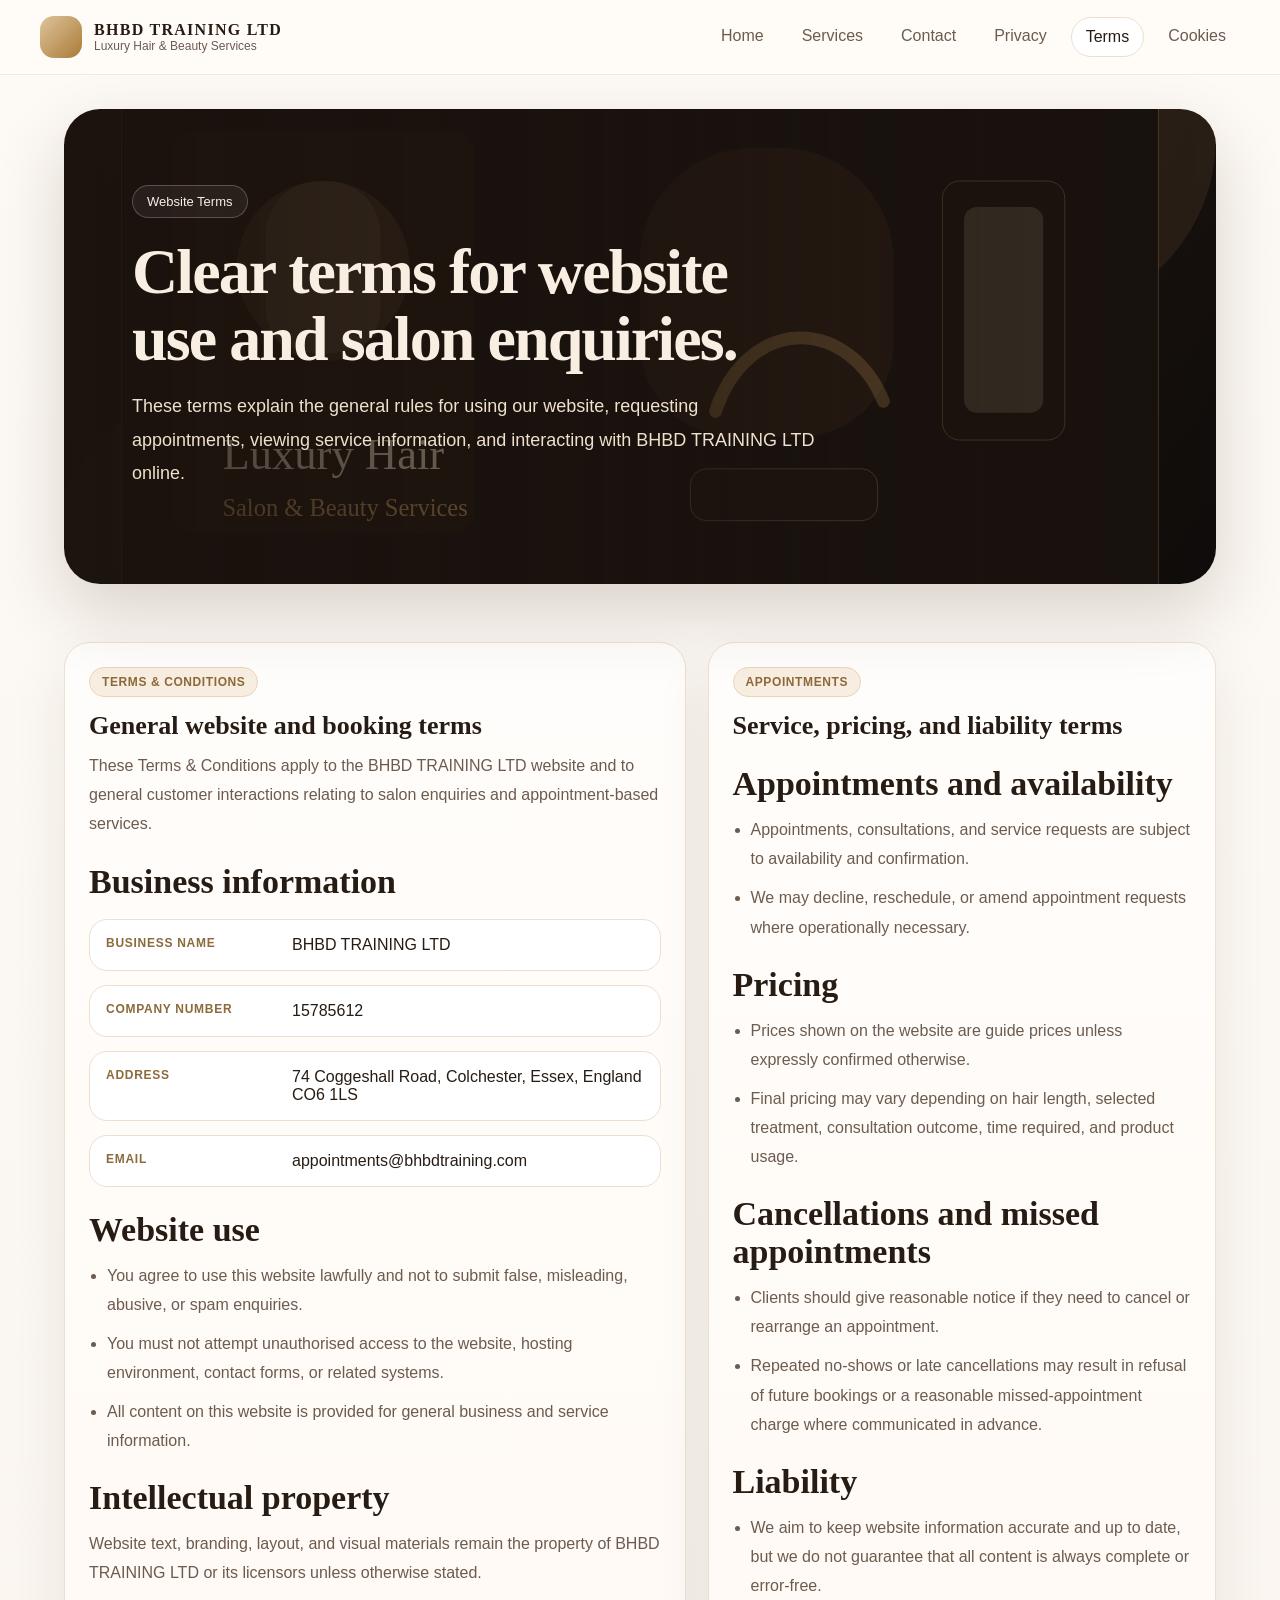
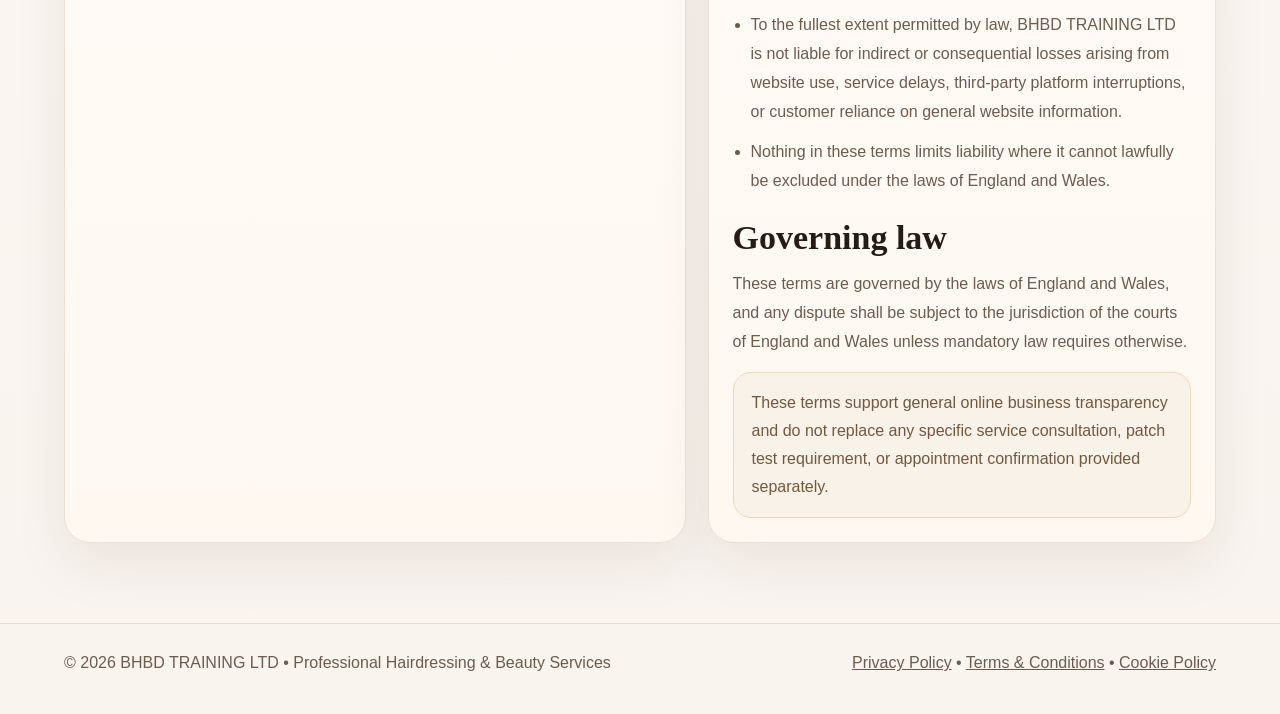
<file: terms.html>
<!DOCTYPE html><html lang='en'><head><meta charset='utf-8'><meta name='viewport' content='width=device-width,initial-scale=1'><title>BHBD TRAINING LTD | Terms &amp; Conditions</title><meta name='description' content='Terms &amp; Conditions for BHBD TRAINING LTD.'><style>:root{--bg:#f9f4ee;--panel:#fffdfb;--panel2:#fff8f1;--text:#271c14;--muted:#6c5b4f;--gold:#b98945;--line:#ecdfd1;--shadow:0 22px 56px rgba(56,34,12,.08)}
*{box-sizing:border-box}html{scroll-behavior:smooth}body{margin:0;background:linear-gradient(180deg,#fdf9f4,var(--bg));color:var(--text);font-family:Segoe UI,Arial,sans-serif}
a{color:inherit}.wrap{max-width:1200px;margin:0 auto;padding:0 24px}
.nav{position:sticky;top:0;z-index:30;background:rgba(255,252,248,.92);backdrop-filter:blur(10px);border-bottom:1px solid rgba(185,137,69,.16)}
.nav-inner{display:flex;justify-content:space-between;align-items:center;padding:16px 0;gap:14px;flex-wrap:wrap}.brand{display:flex;align-items:center;gap:12px;text-decoration:none}.mark{width:42px;height:42px;border-radius:14px;background:linear-gradient(135deg,#dec49a,#aa7a39)}.brand strong{display:block;font-family:Georgia,serif;letter-spacing:.08em}.brand span{display:block;font-size:12px;color:var(--muted)}
.links{display:flex;gap:10px;flex-wrap:wrap}.links a{text-decoration:none;padding:10px 14px;border-radius:999px;color:var(--muted)}.links a:hover,.links a.active{background:#fff;border:1px solid var(--line);color:var(--text)}
.section{padding:36px 0}.hero{padding:34px 0 22px}.hero-card{border-radius:36px;overflow:hidden;position:relative;background:linear-gradient(90deg, rgba(26,18,13,.82) 0%, rgba(26,18,13,.60) 44%, rgba(26,18,13,.18) 72%, rgba(26,18,13,.04) 100%),url('assets/hero-salon.svg') center/cover no-repeat;box-shadow:0 28px 70px rgba(44,24,8,.16)}
.hero-inner{max-width:820px;padding:76px 68px;color:#f8efe2}.kicker{display:inline-flex;padding:8px 14px;border-radius:999px;border:1px solid rgba(255,240,215,.24);background:rgba(255,255,255,.06);font-size:13px}
h1,h2,h3{font-family:Georgia,'Times New Roman',serif}h1{margin:20px 0 16px;font-size:clamp(38px,5vw,64px);line-height:1.05;letter-spacing:-.03em}h2{font-size:34px;margin:0 0 12px}h3{font-size:26px;margin:0 0 10px}.lead{font-size:18px;line-height:1.85;color:#efe1cd}
.grid2{display:grid;grid-template-columns:1.1fr .9fr;gap:22px}.card{background:linear-gradient(180deg,var(--panel),var(--panel2));border:1px solid var(--line);border-radius:26px;padding:24px;box-shadow:var(--shadow)}
.badge{display:inline-flex;padding:7px 12px;border-radius:999px;font-size:12px;font-weight:700;letter-spacing:.05em;text-transform:uppercase;color:#8d6838;background:#f7ede0;border:1px solid #ead6b7}
.card p,.card li{margin:0;color:var(--muted);line-height:1.82}.card ul{margin:12px 0 0 18px;padding:0;display:grid;gap:10px}.card h2{margin-top:24px}.note{margin-top:16px;padding:16px 18px;border-radius:18px;background:#f9f2e8;border:1px solid #ecd8ba;color:#72583e;line-height:1.75}.details{display:grid;gap:14px}.detail{display:grid;grid-template-columns:170px 1fr;gap:16px;padding:16px;border-radius:18px;background:#fff;border:1px solid var(--line)}.detail strong{color:#8c6a3b;text-transform:uppercase;font-size:12px;letter-spacing:.06em}
.footer{margin-top:44px;border-top:1px solid var(--line);padding:30px 0 42px;color:var(--muted)}.footer-inner{display:flex;justify-content:space-between;gap:18px;flex-wrap:wrap}.small{font-size:14px}
@media(max-width:1000px){.grid2{grid-template-columns:1fr}}
@media(max-width:720px){.hero-inner{padding:34px 24px}h1{font-size:40px}h2{font-size:30px}.detail{grid-template-columns:1fr}}
</style></head><body><nav class='nav'><div class='wrap nav-inner'><a class='brand' href='index.html'><div class='mark'></div><div><strong>BHBD TRAINING LTD</strong><span>Luxury Hair & Beauty Services</span></div></a><div class='links'><a href='index.html'>Home</a><a href='services.html'>Services</a><a href='contact.html'>Contact</a><a href='privacy.html'>Privacy</a><a href='terms.html' class='active'>Terms</a><a href='cookie-policy.html'>Cookies</a></div></div></nav><section class='hero'><div class='wrap'><div class='hero-card'><div class='hero-inner'><div class='kicker'>Website Terms</div><h1>Clear terms for website use and salon enquiries.</h1><p class='lead'>These terms explain the general rules for using our website, requesting appointments, viewing service information, and interacting with BHBD TRAINING LTD online.</p></div></div></div></section><section class='section'><div class='wrap grid2'><div class='card'><span class='badge'>Terms & Conditions</span><h3 style='margin-top:14px'>General website and booking terms</h3><p>These Terms &amp; Conditions apply to the BHBD TRAINING LTD website and to general customer interactions relating to salon enquiries and appointment-based services.</p><h2>Business information</h2><div class='details' style='margin-top:18px'><div class='detail'><strong>Business Name</strong><div>BHBD TRAINING LTD</div></div><div class='detail'><strong>Company Number</strong><div>15785612</div></div><div class='detail'><strong>Address</strong><div>74 Coggeshall Road, Colchester, Essex, England CO6 1LS</div></div><div class='detail'><strong>Email</strong><div>appointments@bhbdtraining.com</div></div></div><h2>Website use</h2><ul><li>You agree to use this website lawfully and not to submit false, misleading, abusive, or spam enquiries.</li><li>You must not attempt unauthorised access to the website, hosting environment, contact forms, or related systems.</li><li>All content on this website is provided for general business and service information.</li></ul><h2>Intellectual property</h2><p>Website text, branding, layout, and visual materials remain the property of BHBD TRAINING LTD or its licensors unless otherwise stated.</p></div><div class='card'><span class='badge'>Appointments</span><h3 style='margin-top:14px'>Service, pricing, and liability terms</h3><h2>Appointments and availability</h2><ul><li>Appointments, consultations, and service requests are subject to availability and confirmation.</li><li>We may decline, reschedule, or amend appointment requests where operationally necessary.</li></ul><h2>Pricing</h2><ul><li>Prices shown on the website are guide prices unless expressly confirmed otherwise.</li><li>Final pricing may vary depending on hair length, selected treatment, consultation outcome, time required, and product usage.</li></ul><h2>Cancellations and missed appointments</h2><ul><li>Clients should give reasonable notice if they need to cancel or rearrange an appointment.</li><li>Repeated no-shows or late cancellations may result in refusal of future bookings or a reasonable missed-appointment charge where communicated in advance.</li></ul><h2>Liability</h2><ul><li>We aim to keep website information accurate and up to date, but we do not guarantee that all content is always complete or error-free.</li><li>To the fullest extent permitted by law, BHBD TRAINING LTD is not liable for indirect or consequential losses arising from website use, service delays, third-party platform interruptions, or customer reliance on general website information.</li><li>Nothing in these terms limits liability where it cannot lawfully be excluded under the laws of England and Wales.</li></ul><h2>Governing law</h2><p>These terms are governed by the laws of England and Wales, and any dispute shall be subject to the jurisdiction of the courts of England and Wales unless mandatory law requires otherwise.</p><div class='note'>These terms support general online business transparency and do not replace any specific service consultation, patch test requirement, or appointment confirmation provided separately.</div></div></div></section><footer class='footer'><div class='wrap footer-inner'><div>© 2026 BHBD TRAINING LTD • Professional Hairdressing & Beauty Services</div><div><a href='privacy.html'>Privacy Policy</a> • <a href='terms.html'>Terms &amp; Conditions</a> • <a href='cookie-policy.html'>Cookie Policy</a></div></div></footer></body></html>
</file>
